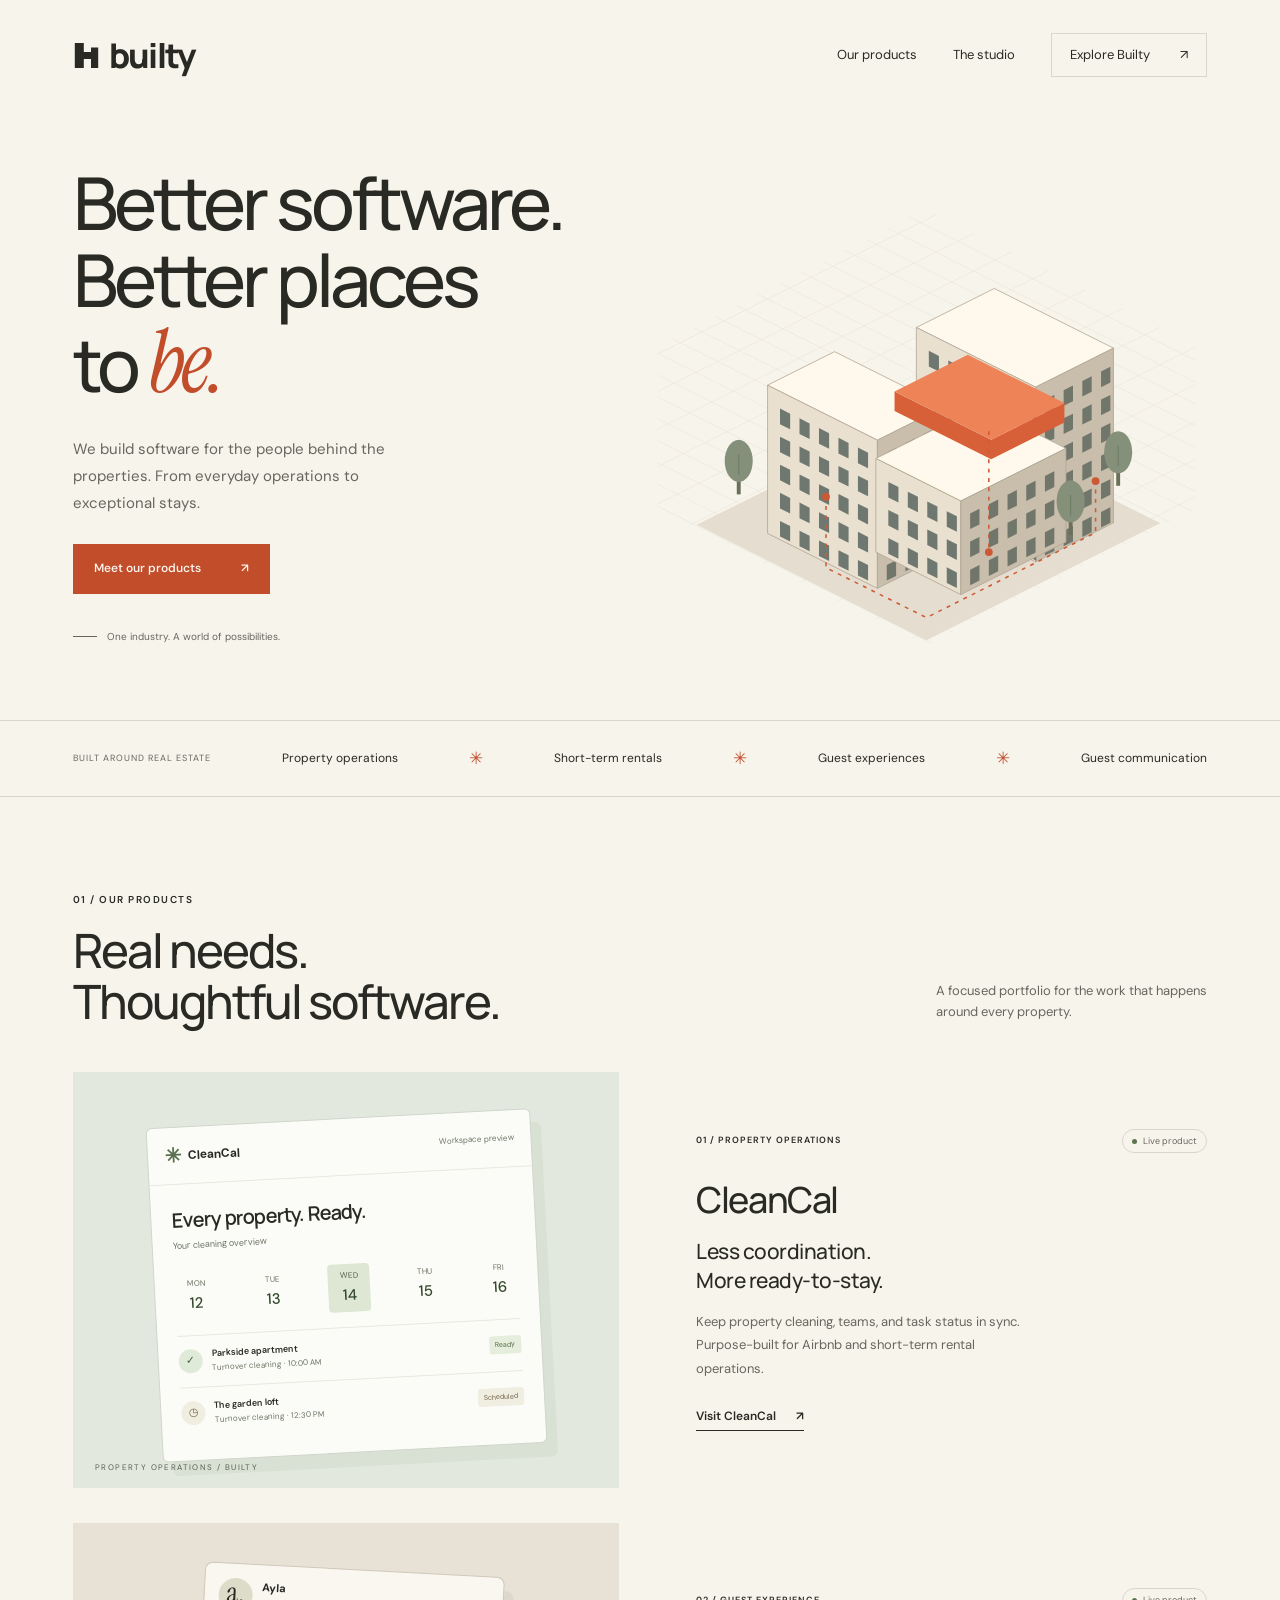
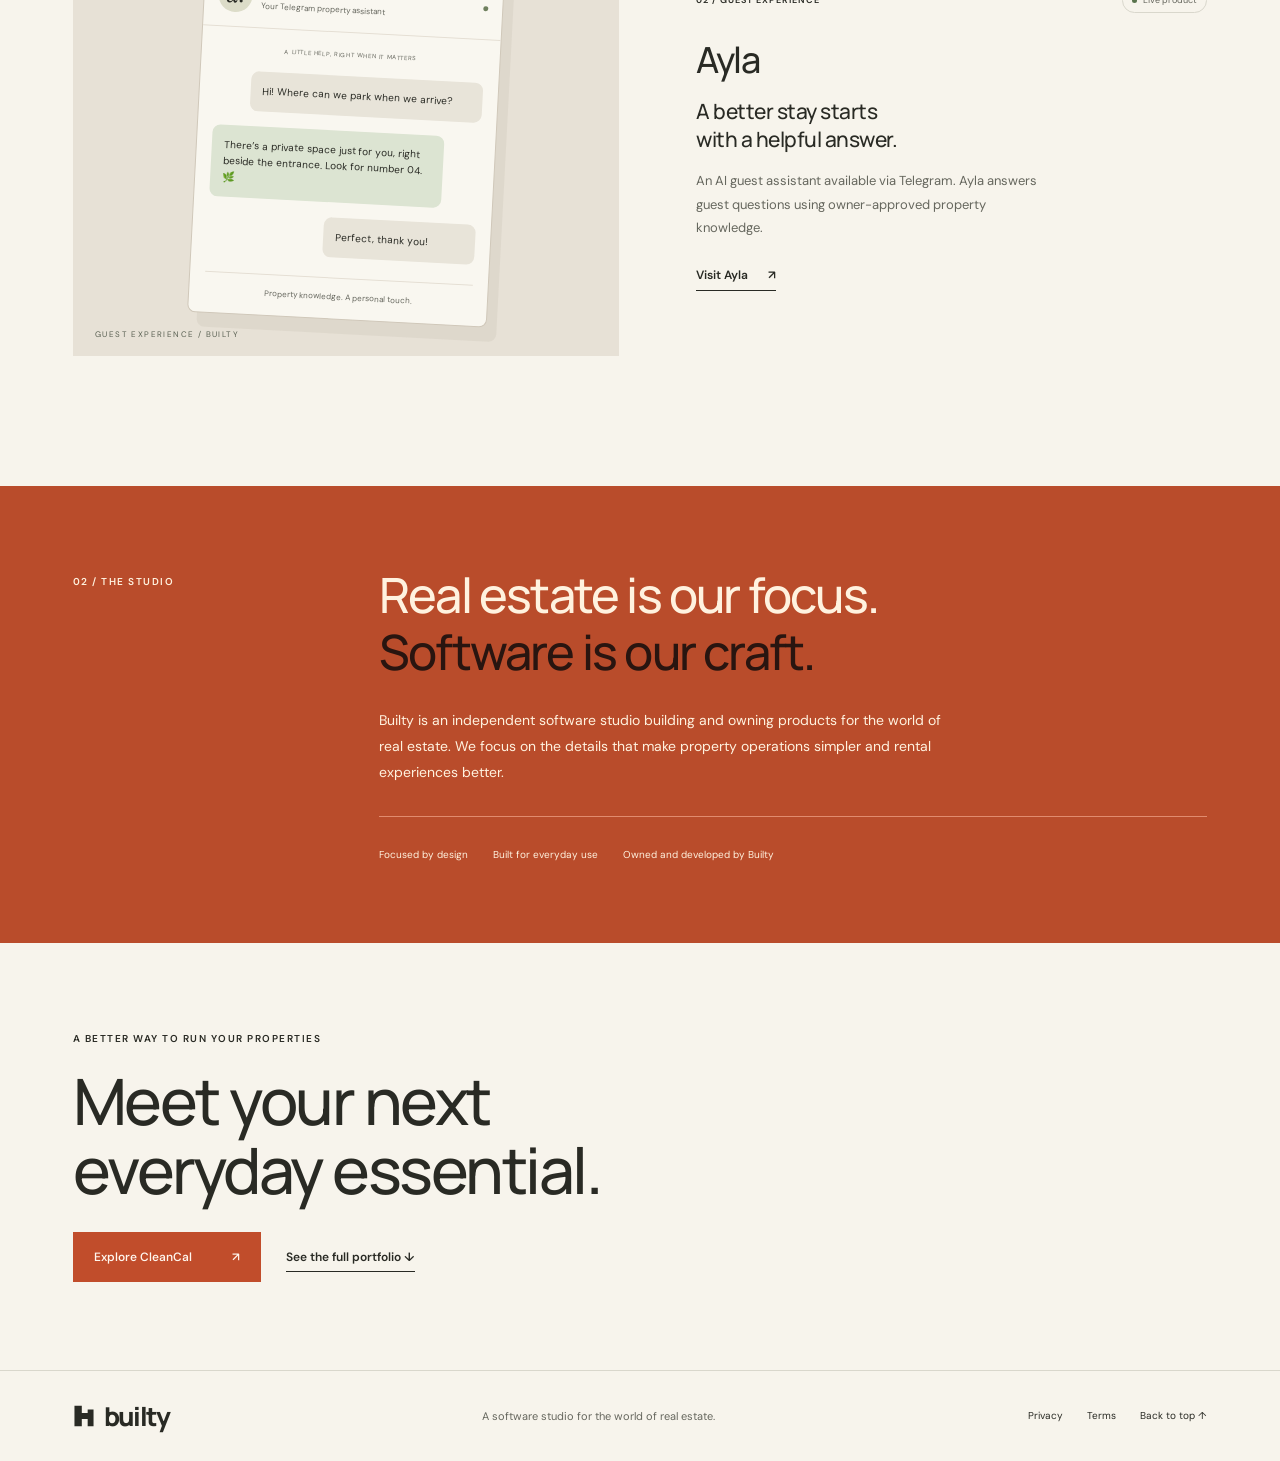
<file: index.html>
<!doctype html>
<html lang="en">
  <head>
    <meta charset="utf-8" />
    <meta name="viewport" content="width=device-width, initial-scale=1" />
    <title>Builty — Software for real estate</title>
    <meta
      name="description"
      content="Builty is a software studio focused on real estate. Explore products for property cleaning and AI guest assistance on Telegram."
    />
    <meta name="theme-color" content="#f7f4ec" />
    <meta name="robots" content="index, follow" />
    <meta property="og:type" content="website" />
    <meta property="og:title" content="Builty — Software for real estate" />
    <meta
      property="og:description"
      content="Thoughtful software for the people behind every property."
    />
    <meta property="og:image" content="assets/builty-real-estate.png" />
    <meta property="og:image:width" content="1200" />
    <meta property="og:image:height" content="630" />
    <meta
      property="og:image:alt"
      content="Builty: a software studio focused on real estate, with an architectural illustration of connected properties."
    />
    <link rel="icon" href="assets/favicon.svg" type="image/svg+xml" />
    <link rel="preconnect" href="https://fonts.googleapis.com" />
    <link rel="preconnect" href="https://fonts.gstatic.com" crossorigin />
    <link
      href="https://fonts.googleapis.com/css2?family=DM+Sans:wght@400;450;500;550;600;650;700&family=Manrope:wght@400;500;600;650;700;750;800&family=Instrument+Serif:ital@0;1&display=swap"
      rel="stylesheet"
    />
    <link rel="stylesheet" href="landing.css" />
    <script type="application/ld+json">
      {
        "@context": "https://schema.org",
        "@type": "Organization",
        "name": "Builty",
        "description": "A software studio focused on real estate, property operations, and rental experiences.",
        "brand": [
          {
            "@type": "Brand",
            "name": "CleanCal",
            "url": "https://cleancal.org/"
          },
          {
            "@type": "Brand",
            "name": "Ayla",
            "url": "https://aylamanager.com/"
          }
        ]
      }
    </script>
  </head>
  <body id="top">
    <a class="skip-link" href="#main">Skip to content</a>
    <header class="header wrap">
      <a class="wordmark" href="#top" aria-label="Builty home"
        ><svg viewBox="0 0 30 32" aria-hidden="true">
          <path
            d="M2 2h10v10h8V7h8v23H2Zm10 18v10h8V20Z"
            fill="currentColor"
          /></svg
        >builty</a
      >
      <nav aria-label="Main navigation">
        <a href="#projects">Our products</a><a href="#studio">The studio</a
        ><a class="nav-cta" href="#explore"
          >Explore Builty <span aria-hidden="true">↗</span></a
        >
      </nav>
    </header>
    <main id="main">
      <section class="hero-one wrap">
        <div class="hero-text">
          <!--<p class="eyebrow">
            <span class="tiny-dot"></span> SOFTWARE STUDIO / REAL ESTATE
          </p>-->
          <h1>Better software.<br />Better places<br />to <em>be.</em></h1>
          <p class="lede">
            We build software for the people behind the properties. From
            everyday operations to exceptional stays.
          </p>
          <a class="button solid" href="#projects"
            >Meet our products <span aria-hidden="true">↗</span></a
          >
          <div class="hero-caption">
            <span class="mini-line"></span> One industry. A world of
            possibilities.
          </div>
        </div>
        <figure class="architecture">
          <img
            src="assets/architecture.svg"
            alt="Isometric neighborhood of connected buildings, illustrating software supporting real estate"
            width="720"
            height="650"
          />
        </figure>
      </section>
      <div class="industry-strip">
        <div class="wrap">
          <span>BUILT AROUND REAL ESTATE</span><span>Property operations</span
          ><i>✳</i><span>Short-term rentals</span><i>✳</i
          ><span>Guest experiences</span><i>✳</i
          ><span>Guest communication</span>
        </div>
      </div>
      <section class="projects-one wrap section" id="projects">
        <div class="section-heading">
          <div>
            <p class="eyebrow">01 / OUR PRODUCTS</p>
            <h2>Real needs.<br />Thoughtful software.</h2>
          </div>
          <p>
            A focused portfolio for the work that happens<br
              class="desktop-break"
            />
            around every property.
          </p>
        </div>
        <article class="feature-project" id="cleancal">
          <div class="project-visual clean-visual">
            <div
              class="app-demo"
              aria-label="Illustrative CleanCal cleaning schedule"
            >
              <div class="demo-head">
                <strong><span class="app-symbol">✳</span> CleanCal</strong
                ><span>Workspace preview</span>
              </div>
              <div class="demo-body">
                <div class="demo-title">
                  Every property. Ready.<span>Your cleaning overview</span>
                </div>
                <div class="schedule-days">
                  <span>MON <b>12</b></span
                  ><span>TUE <b>13</b></span
                  ><span class="selected-day">WED <b>14</b></span
                  ><span>THU <b>15</b></span
                  ><span>FRI <b>16</b></span>
                </div>
                <div class="task">
                  <span class="task-check">✓</span>
                  <div>
                    <strong>Parkside apartment</strong
                    ><small>Turnover cleaning · 10:00 AM</small>
                  </div>
                  <span class="task-status">Ready</span>
                </div>
                <div class="task">
                  <span class="task-check pending">◷</span>
                  <div>
                    <strong>The garden loft</strong
                    ><small>Turnover cleaning · 12:30 PM</small>
                  </div>
                  <span class="task-status pending">Scheduled</span>
                </div>
              </div>
            </div>
            <span class="visual-caption">PROPERTY OPERATIONS / BUILTY</span>
          </div>
          <div class="project-copy">
            <div class="project-top">
              <span class="eyebrow">01 / Property operations</span
              ><span class="status live">Live product</span>
            </div>
            <h3>CleanCal</h3>
            <h4>Less coordination.<br />More ready-to-stay.</h4>
            <p>
              Keep property cleaning, teams, and task status in sync.
              Purpose-built for Airbnb and short-term rental operations.
            </p>
            <a
              class="text-link"
              href="https://cleancal.org/"
              target="_blank"
              rel="noopener noreferrer"
              >Visit CleanCal <span aria-hidden="true">↗</span></a
            >
          </div>
        </article>
        <article class="feature-project" id="ayla">
          <div class="project-visual ayla-visual">
            <div
              class="chat-demo"
              aria-label="Illustrative Ayla guest conversation on Telegram"
            >
              <div class="chat-head">
                <span class="ayla-symbol">a.</span>
                <div>
                  <strong>Ayla</strong
                  ><small>Your Telegram property assistant</small>
                </div>
                <span class="tiny-dot"></span>
              </div>
              <span class="chat-date"
                >A LITTLE HELP, RIGHT WHEN IT MATTERS</span
              >
              <div class="bubble guest">
                Hi! Where can we park when we arrive?
              </div>
              <div class="bubble assistant">
                There’s a private space just for you, right beside the entrance.
                Look for number 04. 🌿
              </div>
              <div class="bubble guest short">Perfect, thank you!</div>
              <div class="chat-bottom">
                Property knowledge. A personal touch.
              </div>
            </div>
            <span class="visual-caption">GUEST EXPERIENCE / BUILTY</span>
          </div>
          <div class="project-copy">
            <div class="project-top">
              <span class="eyebrow">02 / Guest experience</span
              ><span class="status live">Live product</span>
            </div>
            <h3>Ayla</h3>
            <h4>A better stay starts<br />with a helpful answer.</h4>
            <p>
              An AI guest assistant available via Telegram. Ayla answers guest
              questions using owner-approved property knowledge.
            </p>
            <a
              class="text-link"
              href="https://aylamanager.com/"
              target="_blank"
              rel="noopener noreferrer"
              >Visit Ayla <span aria-hidden="true">↗</span></a
            >
          </div>
        </article>
      </section>
      <section class="studio-one" id="studio">
        <div class="wrap studio-layout">
          <p class="eyebrow">02 / THE STUDIO</p>
          <div>
            <h2>
              Real estate is our focus.<br /><span>Software is our craft.</span>
            </h2>
            <p>
              Builty is an independent software studio building and owning
              products for the world of real estate. We focus on the details
              that make property operations simpler and rental experiences
              better.
            </p>
            <div class="studio-values">
              <span>Focused by design</span><span>Built for everyday use</span
              ><span>Owned and developed by Builty</span>
            </div>
          </div>
        </div>
      </section>
      <section class="closing wrap" id="explore">
        <p class="eyebrow">A BETTER WAY TO RUN YOUR PROPERTIES</p>
        <h2>Meet your next<br />everyday essential.</h2>
        <a
          class="button solid"
          href="https://cleancal.org/"
          target="_blank"
          rel="noopener noreferrer"
          >Explore CleanCal <span aria-hidden="true">↗</span></a
        ><a class="text-link" href="#projects">See the full portfolio ↓</a>
      </section>
    </main>
    <footer class="footer wrap">
      <a class="wordmark" href="#top" aria-label="Builty home"
        ><svg viewBox="0 0 30 32" aria-hidden="true">
          <path
            d="M2 2h10v10h8V7h8v23H2Zm10 18v10h8V20Z"
            fill="currentColor"
          /></svg
        >builty</a
      >
      <p>A software studio for the world of real estate.</p>
      <nav aria-label="Footer">
        <a href="privacy.html">Privacy</a><a href="terms.html">Terms</a
        ><a href="#top">Back to top ↑</a>
      </nav>
    </footer>
  </body>
</html>
</file>
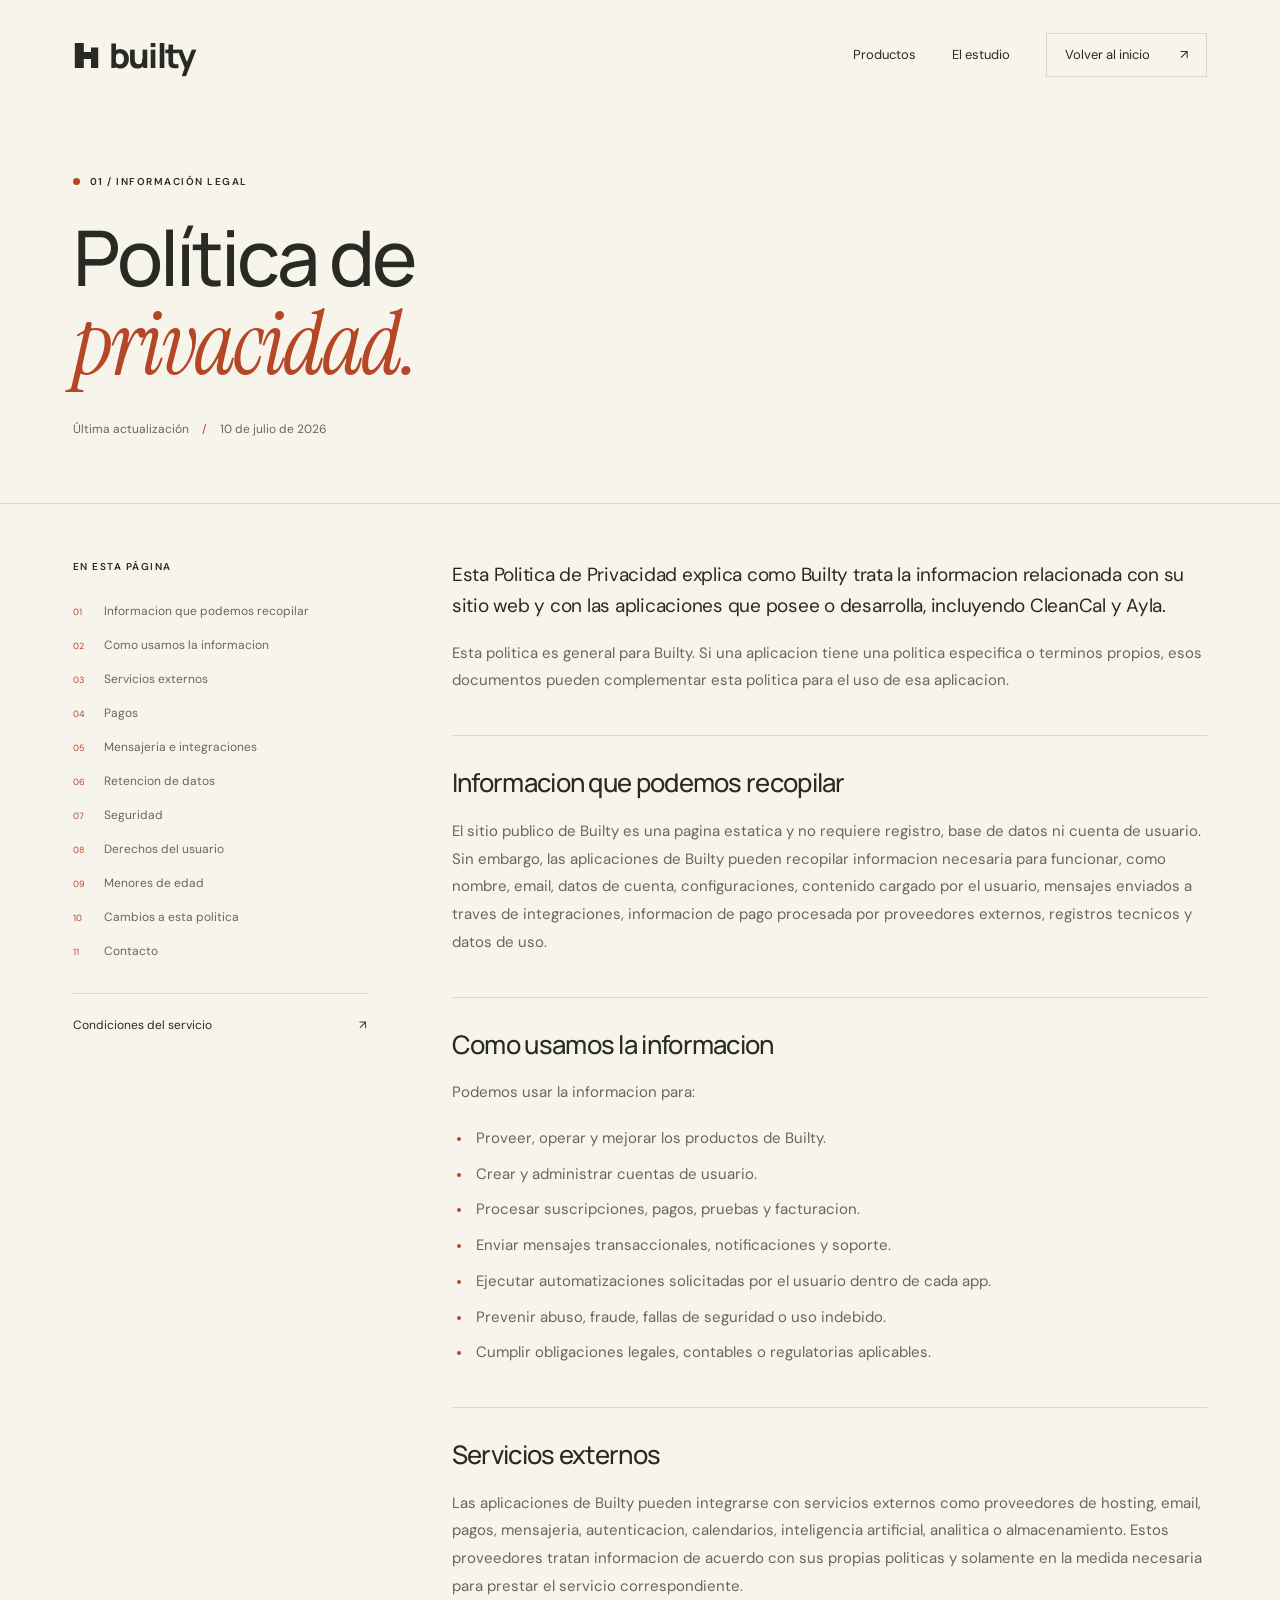
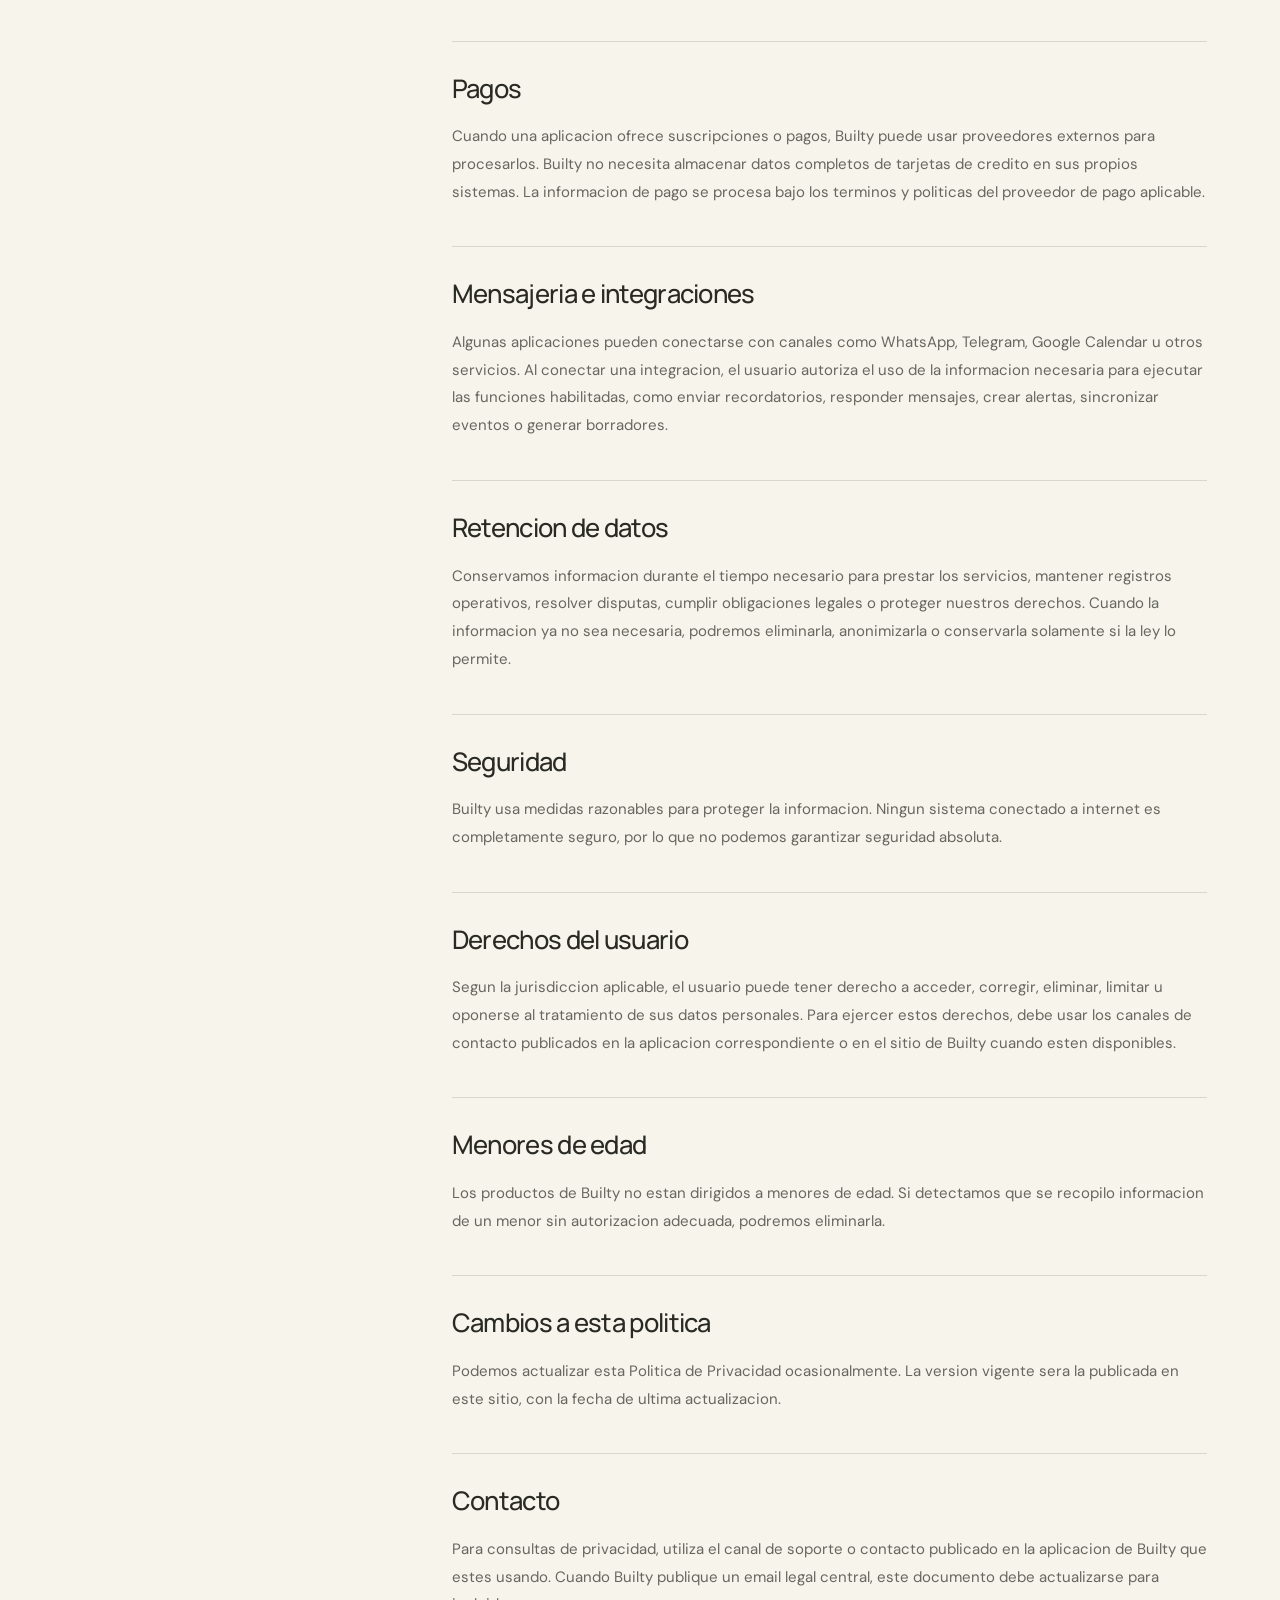
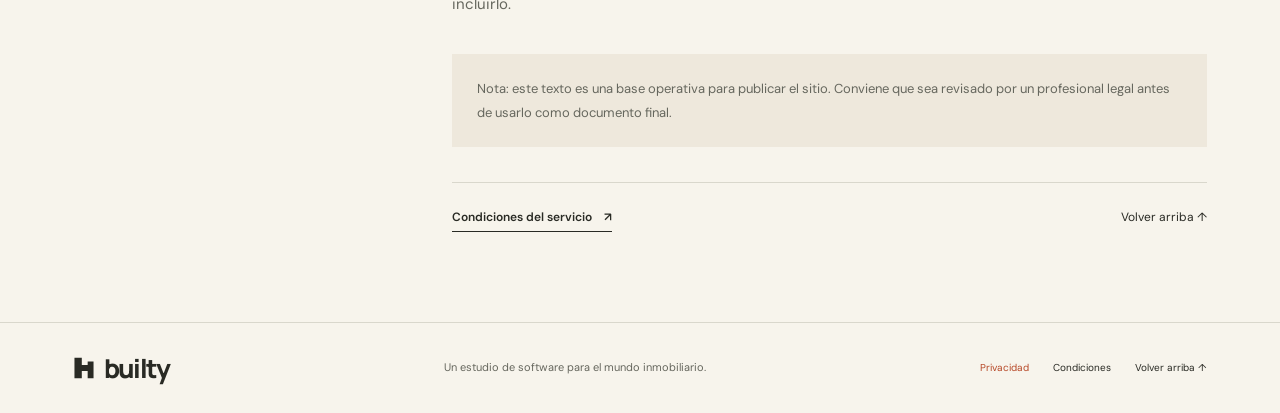
<file: privacy.html>
<!doctype html>
<html lang="es">
  <head>
    <meta charset="utf-8" />
    <meta name="viewport" content="width=device-width, initial-scale=1" />
    <title>Política de Privacidad | Builty</title>
    <meta
      name="description"
      content="Política de privacidad de Builty, propietario de CleanCal y Ayla."
    />
    <meta name="robots" content="index, follow" />
    <meta name="theme-color" content="#f7f4ec" />
    <link rel="icon" href="assets/favicon.svg" type="image/svg+xml" />
    <link rel="preconnect" href="https://fonts.googleapis.com" />
    <link rel="preconnect" href="https://fonts.gstatic.com" crossorigin />
    <link
      href="https://fonts.googleapis.com/css2?family=DM+Sans:wght@400;450;500;550;600;650;700&family=Manrope:wght@400;500;600;650;700;750;800&family=Instrument+Serif:ital@0;1&display=swap"
      rel="stylesheet"
    />
    <link rel="stylesheet" href="landing.css" />
    <link rel="stylesheet" href="legal.css" />
  </head>
  <body class="legal-page" id="top">
    <a class="skip-link" href="#documento">Saltar al contenido</a>
    <header class="header wrap">
      <a
        class="wordmark"
        href="index.html"
        aria-label="Volver al inicio de Builty"
        ><svg viewBox="0 0 30 32" aria-hidden="true">
          <path
            d="M2 2h10v10h8V7h8v23H2Zm10 18v10h8V20Z"
            fill="currentColor"
          /></svg
        >builty</a
      >
      <nav aria-label="Navegación principal">
        <a href="index.html#projects">Productos</a
        ><a href="index.html#studio">El estudio</a
        ><a class="nav-cta" href="index.html"
          >Volver al inicio <span aria-hidden="true">↗</span></a
        >
      </nav>
    </header>
    <main id="main">
      <div class="legal-hero wrap">
        <p class="eyebrow">
          <span class="tiny-dot" aria-hidden="true"></span> 01 / INFORMACIÓN
          LEGAL
        </p>
        <h1 id="legal-title">Política de<br /><em>privacidad.</em></h1>
        <p class="legal-updated">
          Última actualización <span aria-hidden="true">/</span>
          <time datetime="2026-07-10">10 de julio de 2026</time>
        </p>
      </div>
      <div class="legal-layout wrap">
        <aside class="legal-sidebar" aria-label="Navegación del documento">
          <nav aria-labelledby="index-title">
            <p class="eyebrow" id="index-title">EN ESTA PÁGINA</p>
            <ol class="legal-index">
              <li>
                <a href="#informacion-que-podemos-recopilar"
                  ><span aria-hidden="true">01</span>Informacion que podemos
                  recopilar</a
                >
              </li>
              <li>
                <a href="#como-usamos-la-informacion"
                  ><span aria-hidden="true">02</span>Como usamos la
                  informacion</a
                >
              </li>
              <li>
                <a href="#servicios-externos"
                  ><span aria-hidden="true">03</span>Servicios externos</a
                >
              </li>
              <li>
                <a href="#pagos"><span aria-hidden="true">04</span>Pagos</a>
              </li>
              <li>
                <a href="#mensajeria-e-integraciones"
                  ><span aria-hidden="true">05</span>Mensajeria e
                  integraciones</a
                >
              </li>
              <li>
                <a href="#retencion-de-datos"
                  ><span aria-hidden="true">06</span>Retencion de datos</a
                >
              </li>
              <li>
                <a href="#seguridad"
                  ><span aria-hidden="true">07</span>Seguridad</a
                >
              </li>
              <li>
                <a href="#derechos-del-usuario"
                  ><span aria-hidden="true">08</span>Derechos del usuario</a
                >
              </li>
              <li>
                <a href="#menores-de-edad"
                  ><span aria-hidden="true">09</span>Menores de edad</a
                >
              </li>
              <li>
                <a href="#cambios-a-esta-politica"
                  ><span aria-hidden="true">10</span>Cambios a esta politica</a
                >
              </li>
              <li>
                <a href="#contacto"
                  ><span aria-hidden="true">11</span>Contacto</a
                >
              </li>
            </ol>
          </nav>
          <a class="legal-related" href="terms.html"
            >Condiciones del servicio <span aria-hidden="true">↗</span></a
          >
        </aside>
        <details class="legal-mobile-index">
          <summary>En esta página <span aria-hidden="true">+</span></summary>
          <nav aria-label="Secciones del documento">
            <ol class="legal-index">
              <li>
                <a href="#informacion-que-podemos-recopilar"
                  ><span aria-hidden="true">01</span>Informacion que podemos
                  recopilar</a
                >
              </li>
              <li>
                <a href="#como-usamos-la-informacion"
                  ><span aria-hidden="true">02</span>Como usamos la
                  informacion</a
                >
              </li>
              <li>
                <a href="#servicios-externos"
                  ><span aria-hidden="true">03</span>Servicios externos</a
                >
              </li>
              <li>
                <a href="#pagos"><span aria-hidden="true">04</span>Pagos</a>
              </li>
              <li>
                <a href="#mensajeria-e-integraciones"
                  ><span aria-hidden="true">05</span>Mensajeria e
                  integraciones</a
                >
              </li>
              <li>
                <a href="#retencion-de-datos"
                  ><span aria-hidden="true">06</span>Retencion de datos</a
                >
              </li>
              <li>
                <a href="#seguridad"
                  ><span aria-hidden="true">07</span>Seguridad</a
                >
              </li>
              <li>
                <a href="#derechos-del-usuario"
                  ><span aria-hidden="true">08</span>Derechos del usuario</a
                >
              </li>
              <li>
                <a href="#menores-de-edad"
                  ><span aria-hidden="true">09</span>Menores de edad</a
                >
              </li>
              <li>
                <a href="#cambios-a-esta-politica"
                  ><span aria-hidden="true">10</span>Cambios a esta politica</a
                >
              </li>
              <li>
                <a href="#contacto"
                  ><span aria-hidden="true">11</span>Contacto</a
                >
              </li>
            </ol>
          </nav>
        </details>
        <article
          class="legal-document"
          id="documento"
          aria-labelledby="legal-title"
          tabindex="-1"
        >
          <p>
            Esta Politica de Privacidad explica como Builty trata la informacion
            relacionada con su sitio web y con las aplicaciones que posee o
            desarrolla, incluyendo CleanCal y Ayla.
          </p>

          <p>
            Esta politica es general para Builty. Si una aplicacion tiene una
            politica especifica o terminos propios, esos documentos pueden
            complementar esta politica para el uso de esa aplicacion.
          </p>

          <h2 id="informacion-que-podemos-recopilar">
            Informacion que podemos recopilar
          </h2>
          <p>
            El sitio publico de Builty es una pagina estatica y no requiere
            registro, base de datos ni cuenta de usuario. Sin embargo, las
            aplicaciones de Builty pueden recopilar informacion necesaria para
            funcionar, como nombre, email, datos de cuenta, configuraciones,
            contenido cargado por el usuario, mensajes enviados a traves de
            integraciones, informacion de pago procesada por proveedores
            externos, registros tecnicos y datos de uso.
          </p>

          <h2 id="como-usamos-la-informacion">Como usamos la informacion</h2>
          <p>Podemos usar la informacion para:</p>
          <ul>
            <li>Proveer, operar y mejorar los productos de Builty.</li>
            <li>Crear y administrar cuentas de usuario.</li>
            <li>Procesar suscripciones, pagos, pruebas y facturacion.</li>
            <li>Enviar mensajes transaccionales, notificaciones y soporte.</li>
            <li>
              Ejecutar automatizaciones solicitadas por el usuario dentro de
              cada app.
            </li>
            <li>Prevenir abuso, fraude, fallas de seguridad o uso indebido.</li>
            <li>
              Cumplir obligaciones legales, contables o regulatorias aplicables.
            </li>
          </ul>

          <h2 id="servicios-externos">Servicios externos</h2>
          <p>
            Las aplicaciones de Builty pueden integrarse con servicios externos
            como proveedores de hosting, email, pagos, mensajeria,
            autenticacion, calendarios, inteligencia artificial, analitica o
            almacenamiento. Estos proveedores tratan informacion de acuerdo con
            sus propias politicas y solamente en la medida necesaria para
            prestar el servicio correspondiente.
          </p>

          <h2 id="pagos">Pagos</h2>
          <p>
            Cuando una aplicacion ofrece suscripciones o pagos, Builty puede
            usar proveedores externos para procesarlos. Builty no necesita
            almacenar datos completos de tarjetas de credito en sus propios
            sistemas. La informacion de pago se procesa bajo los terminos y
            politicas del proveedor de pago aplicable.
          </p>

          <h2 id="mensajeria-e-integraciones">Mensajeria e integraciones</h2>
          <p>
            Algunas aplicaciones pueden conectarse con canales como WhatsApp,
            Telegram, Google Calendar u otros servicios. Al conectar una
            integracion, el usuario autoriza el uso de la informacion necesaria
            para ejecutar las funciones habilitadas, como enviar recordatorios,
            responder mensajes, crear alertas, sincronizar eventos o generar
            borradores.
          </p>

          <h2 id="retencion-de-datos">Retencion de datos</h2>
          <p>
            Conservamos informacion durante el tiempo necesario para prestar los
            servicios, mantener registros operativos, resolver disputas, cumplir
            obligaciones legales o proteger nuestros derechos. Cuando la
            informacion ya no sea necesaria, podremos eliminarla, anonimizarla o
            conservarla solamente si la ley lo permite.
          </p>

          <h2 id="seguridad">Seguridad</h2>
          <p>
            Builty usa medidas razonables para proteger la informacion. Ningun
            sistema conectado a internet es completamente seguro, por lo que no
            podemos garantizar seguridad absoluta.
          </p>

          <h2 id="derechos-del-usuario">Derechos del usuario</h2>
          <p>
            Segun la jurisdiccion aplicable, el usuario puede tener derecho a
            acceder, corregir, eliminar, limitar u oponerse al tratamiento de
            sus datos personales. Para ejercer estos derechos, debe usar los
            canales de contacto publicados en la aplicacion correspondiente o en
            el sitio de Builty cuando esten disponibles.
          </p>

          <h2 id="menores-de-edad">Menores de edad</h2>
          <p>
            Los productos de Builty no estan dirigidos a menores de edad. Si
            detectamos que se recopilo informacion de un menor sin autorizacion
            adecuada, podremos eliminarla.
          </p>

          <h2 id="cambios-a-esta-politica">Cambios a esta politica</h2>
          <p>
            Podemos actualizar esta Politica de Privacidad ocasionalmente. La
            version vigente sera la publicada en este sitio, con la fecha de
            ultima actualizacion.
          </p>

          <h2 id="contacto">Contacto</h2>
          <p>
            Para consultas de privacidad, utiliza el canal de soporte o contacto
            publicado en la aplicacion de Builty que estes usando. Cuando Builty
            publique un email legal central, este documento debe actualizarse
            para incluirlo.
          </p>

          <p class="legal-note">
            Nota: este texto es una base operativa para publicar el sitio.
            Conviene que sea revisado por un profesional legal antes de usarlo
            como documento final.
          </p>

          <div class="legal-document-end">
            <a class="text-link" href="terms.html"
              >Condiciones del servicio <span aria-hidden="true">↗</span></a
            ><a href="#top">Volver arriba <span aria-hidden="true">↑</span></a>
          </div>
        </article>
      </div>
    </main>
    <footer class="footer wrap">
      <a
        class="wordmark"
        href="index.html"
        aria-label="Volver al inicio de Builty"
        ><svg viewBox="0 0 30 32" aria-hidden="true">
          <path
            d="M2 2h10v10h8V7h8v23H2Zm10 18v10h8V20Z"
            fill="currentColor"
          /></svg
        >builty</a
      >
      <p>Un estudio de software para el mundo inmobiliario.</p>
      <nav aria-label="Navegación del pie de página">
        <a href="privacy.html" aria-current="page">Privacidad</a
        ><a href="terms.html">Condiciones</a><a href="#top">Volver arriba ↑</a>
      </nav>
    </footer>
  </body>
</html>
</file>
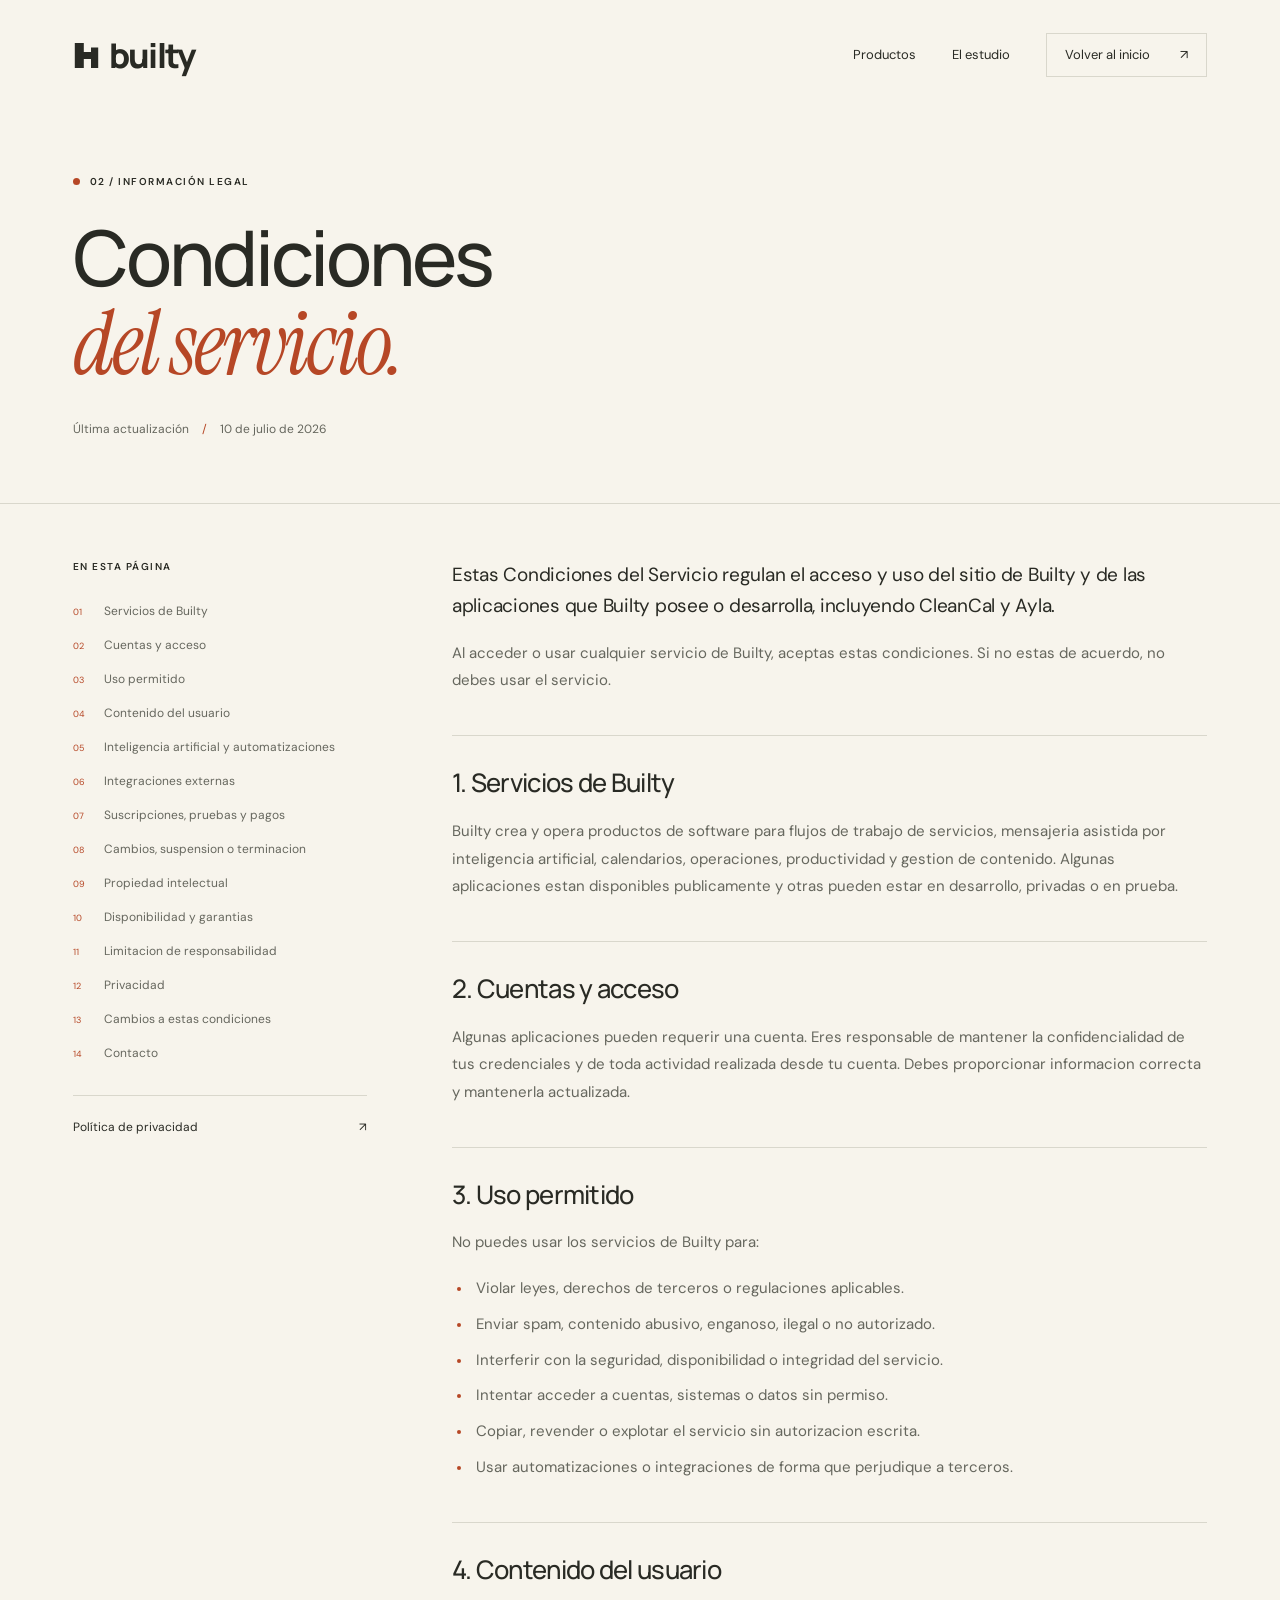
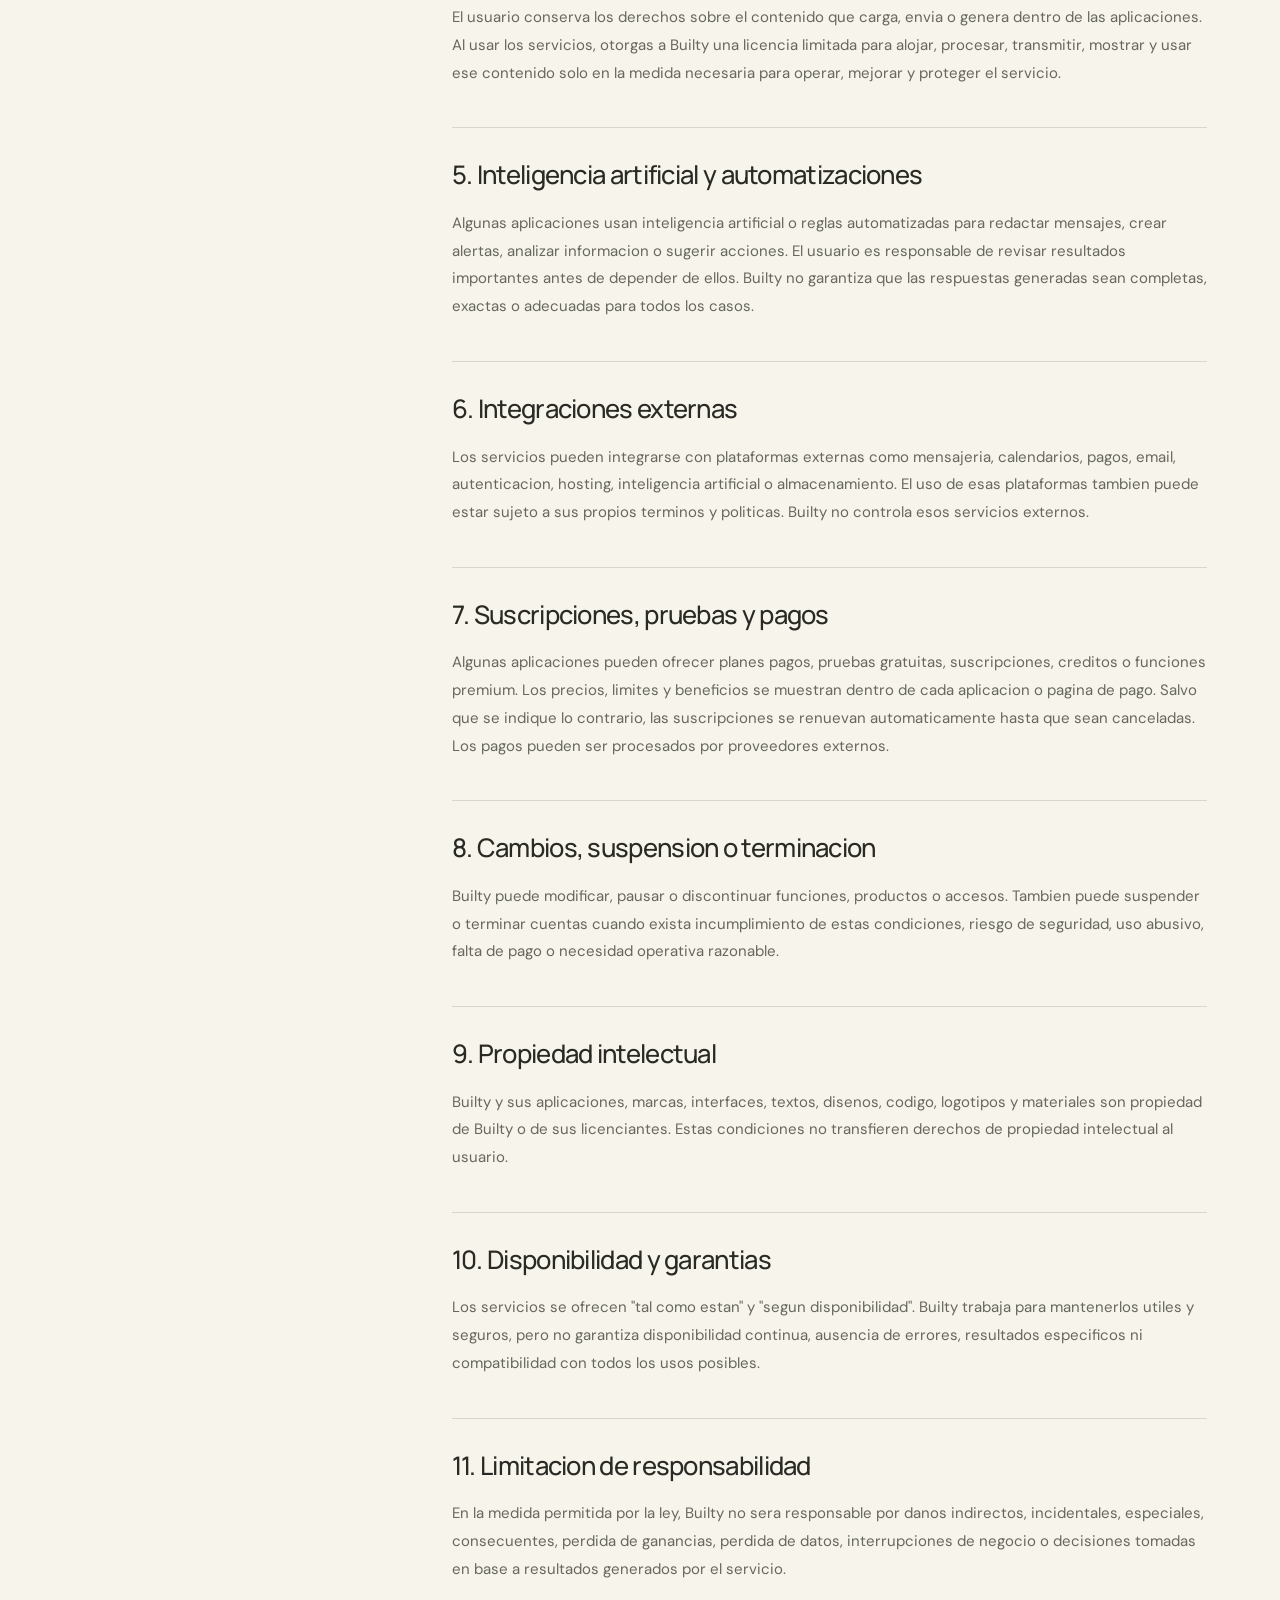
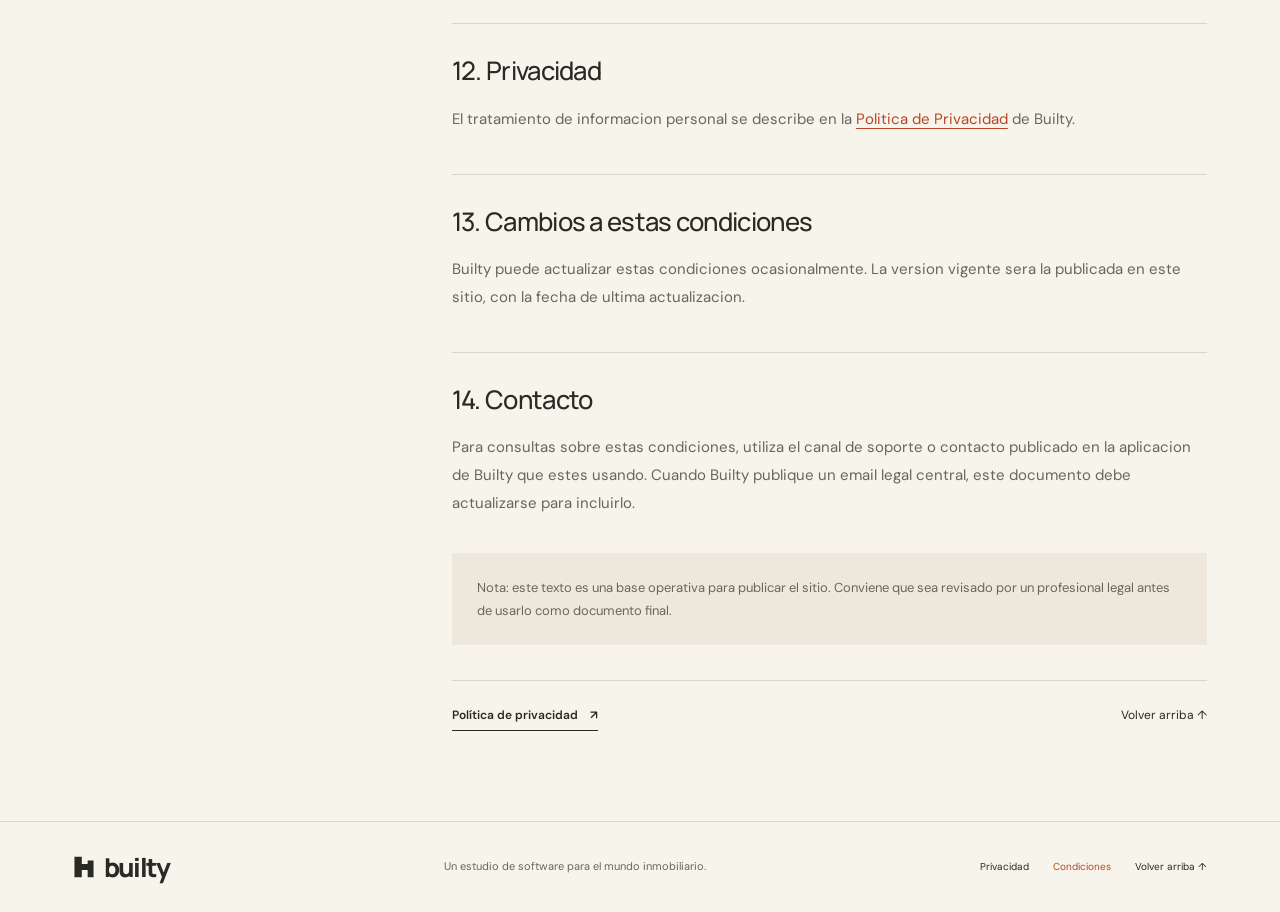
<file: terms.html>
<!doctype html>
<html lang="es">
  <head>
    <meta charset="utf-8" />
    <meta name="viewport" content="width=device-width, initial-scale=1" />
    <title>Condiciones del Servicio | Builty</title>
    <meta
      name="description"
      content="Condiciones del servicio de Builty y de sus aplicaciones CleanCal y Ayla."
    />
    <meta name="robots" content="index, follow" />
    <meta name="theme-color" content="#f7f4ec" />
    <link rel="icon" href="assets/favicon.svg" type="image/svg+xml" />
    <link rel="preconnect" href="https://fonts.googleapis.com" />
    <link rel="preconnect" href="https://fonts.gstatic.com" crossorigin />
    <link
      href="https://fonts.googleapis.com/css2?family=DM+Sans:wght@400;450;500;550;600;650;700&family=Manrope:wght@400;500;600;650;700;750;800&family=Instrument+Serif:ital@0;1&display=swap"
      rel="stylesheet"
    />
    <link rel="stylesheet" href="landing.css" />
    <link rel="stylesheet" href="legal.css" />
  </head>
  <body class="legal-page" id="top">
    <a class="skip-link" href="#documento">Saltar al contenido</a>
    <header class="header wrap">
      <a
        class="wordmark"
        href="index.html"
        aria-label="Volver al inicio de Builty"
        ><svg viewBox="0 0 30 32" aria-hidden="true">
          <path
            d="M2 2h10v10h8V7h8v23H2Zm10 18v10h8V20Z"
            fill="currentColor"
          /></svg
        >builty</a
      >
      <nav aria-label="Navegación principal">
        <a href="index.html#projects">Productos</a
        ><a href="index.html#studio">El estudio</a
        ><a class="nav-cta" href="index.html"
          >Volver al inicio <span aria-hidden="true">↗</span></a
        >
      </nav>
    </header>
    <main id="main">
      <div class="legal-hero wrap">
        <p class="eyebrow">
          <span class="tiny-dot" aria-hidden="true"></span> 02 / INFORMACIÓN
          LEGAL
        </p>
        <h1 id="legal-title">Condiciones<br /><em>del servicio.</em></h1>
        <p class="legal-updated">
          Última actualización <span aria-hidden="true">/</span>
          <time datetime="2026-07-10">10 de julio de 2026</time>
        </p>
      </div>
      <div class="legal-layout wrap">
        <aside class="legal-sidebar" aria-label="Navegación del documento">
          <nav aria-labelledby="index-title">
            <p class="eyebrow" id="index-title">EN ESTA PÁGINA</p>
            <ol class="legal-index">
              <li>
                <a href="#servicios-de-builty"
                  ><span aria-hidden="true">01</span>Servicios de Builty</a
                >
              </li>
              <li>
                <a href="#cuentas-y-acceso"
                  ><span aria-hidden="true">02</span>Cuentas y acceso</a
                >
              </li>
              <li>
                <a href="#uso-permitido"
                  ><span aria-hidden="true">03</span>Uso permitido</a
                >
              </li>
              <li>
                <a href="#contenido-del-usuario"
                  ><span aria-hidden="true">04</span>Contenido del usuario</a
                >
              </li>
              <li>
                <a href="#inteligencia-artificial-y-automatizaciones"
                  ><span aria-hidden="true">05</span>Inteligencia artificial y
                  automatizaciones</a
                >
              </li>
              <li>
                <a href="#integraciones-externas"
                  ><span aria-hidden="true">06</span>Integraciones externas</a
                >
              </li>
              <li>
                <a href="#suscripciones-pruebas-y-pagos"
                  ><span aria-hidden="true">07</span>Suscripciones, pruebas y
                  pagos</a
                >
              </li>
              <li>
                <a href="#cambios-suspension-o-terminacion"
                  ><span aria-hidden="true">08</span>Cambios, suspension o
                  terminacion</a
                >
              </li>
              <li>
                <a href="#propiedad-intelectual"
                  ><span aria-hidden="true">09</span>Propiedad intelectual</a
                >
              </li>
              <li>
                <a href="#disponibilidad-y-garantias"
                  ><span aria-hidden="true">10</span>Disponibilidad y
                  garantias</a
                >
              </li>
              <li>
                <a href="#limitacion-de-responsabilidad"
                  ><span aria-hidden="true">11</span>Limitacion de
                  responsabilidad</a
                >
              </li>
              <li>
                <a href="#privacidad"
                  ><span aria-hidden="true">12</span>Privacidad</a
                >
              </li>
              <li>
                <a href="#cambios-a-estas-condiciones"
                  ><span aria-hidden="true">13</span>Cambios a estas
                  condiciones</a
                >
              </li>
              <li>
                <a href="#contacto"
                  ><span aria-hidden="true">14</span>Contacto</a
                >
              </li>
            </ol>
          </nav>
          <a class="legal-related" href="privacy.html"
            >Política de privacidad <span aria-hidden="true">↗</span></a
          >
        </aside>
        <details class="legal-mobile-index">
          <summary>En esta página <span aria-hidden="true">+</span></summary>
          <nav aria-label="Secciones del documento">
            <ol class="legal-index">
              <li>
                <a href="#servicios-de-builty"
                  ><span aria-hidden="true">01</span>Servicios de Builty</a
                >
              </li>
              <li>
                <a href="#cuentas-y-acceso"
                  ><span aria-hidden="true">02</span>Cuentas y acceso</a
                >
              </li>
              <li>
                <a href="#uso-permitido"
                  ><span aria-hidden="true">03</span>Uso permitido</a
                >
              </li>
              <li>
                <a href="#contenido-del-usuario"
                  ><span aria-hidden="true">04</span>Contenido del usuario</a
                >
              </li>
              <li>
                <a href="#inteligencia-artificial-y-automatizaciones"
                  ><span aria-hidden="true">05</span>Inteligencia artificial y
                  automatizaciones</a
                >
              </li>
              <li>
                <a href="#integraciones-externas"
                  ><span aria-hidden="true">06</span>Integraciones externas</a
                >
              </li>
              <li>
                <a href="#suscripciones-pruebas-y-pagos"
                  ><span aria-hidden="true">07</span>Suscripciones, pruebas y
                  pagos</a
                >
              </li>
              <li>
                <a href="#cambios-suspension-o-terminacion"
                  ><span aria-hidden="true">08</span>Cambios, suspension o
                  terminacion</a
                >
              </li>
              <li>
                <a href="#propiedad-intelectual"
                  ><span aria-hidden="true">09</span>Propiedad intelectual</a
                >
              </li>
              <li>
                <a href="#disponibilidad-y-garantias"
                  ><span aria-hidden="true">10</span>Disponibilidad y
                  garantias</a
                >
              </li>
              <li>
                <a href="#limitacion-de-responsabilidad"
                  ><span aria-hidden="true">11</span>Limitacion de
                  responsabilidad</a
                >
              </li>
              <li>
                <a href="#privacidad"
                  ><span aria-hidden="true">12</span>Privacidad</a
                >
              </li>
              <li>
                <a href="#cambios-a-estas-condiciones"
                  ><span aria-hidden="true">13</span>Cambios a estas
                  condiciones</a
                >
              </li>
              <li>
                <a href="#contacto"
                  ><span aria-hidden="true">14</span>Contacto</a
                >
              </li>
            </ol>
          </nav>
        </details>
        <article
          class="legal-document"
          id="documento"
          aria-labelledby="legal-title"
          tabindex="-1"
        >
          <p>
            Estas Condiciones del Servicio regulan el acceso y uso del sitio de
            Builty y de las aplicaciones que Builty posee o desarrolla,
            incluyendo CleanCal y Ayla.
          </p>

          <p>
            Al acceder o usar cualquier servicio de Builty, aceptas estas
            condiciones. Si no estas de acuerdo, no debes usar el servicio.
          </p>

          <h2 id="servicios-de-builty">1. Servicios de Builty</h2>
          <p>
            Builty crea y opera productos de software para flujos de trabajo de
            servicios, mensajeria asistida por inteligencia artificial,
            calendarios, operaciones, productividad y gestion de contenido.
            Algunas aplicaciones estan disponibles publicamente y otras pueden
            estar en desarrollo, privadas o en prueba.
          </p>

          <h2 id="cuentas-y-acceso">2. Cuentas y acceso</h2>
          <p>
            Algunas aplicaciones pueden requerir una cuenta. Eres responsable de
            mantener la confidencialidad de tus credenciales y de toda actividad
            realizada desde tu cuenta. Debes proporcionar informacion correcta y
            mantenerla actualizada.
          </p>

          <h2 id="uso-permitido">3. Uso permitido</h2>
          <p>No puedes usar los servicios de Builty para:</p>
          <ul>
            <li>
              Violar leyes, derechos de terceros o regulaciones aplicables.
            </li>
            <li>
              Enviar spam, contenido abusivo, enganoso, ilegal o no autorizado.
            </li>
            <li>
              Interferir con la seguridad, disponibilidad o integridad del
              servicio.
            </li>
            <li>Intentar acceder a cuentas, sistemas o datos sin permiso.</li>
            <li>
              Copiar, revender o explotar el servicio sin autorizacion escrita.
            </li>
            <li>
              Usar automatizaciones o integraciones de forma que perjudique a
              terceros.
            </li>
          </ul>

          <h2 id="contenido-del-usuario">4. Contenido del usuario</h2>
          <p>
            El usuario conserva los derechos sobre el contenido que carga, envia
            o genera dentro de las aplicaciones. Al usar los servicios, otorgas
            a Builty una licencia limitada para alojar, procesar, transmitir,
            mostrar y usar ese contenido solo en la medida necesaria para
            operar, mejorar y proteger el servicio.
          </p>

          <h2 id="inteligencia-artificial-y-automatizaciones">
            5. Inteligencia artificial y automatizaciones
          </h2>
          <p>
            Algunas aplicaciones usan inteligencia artificial o reglas
            automatizadas para redactar mensajes, crear alertas, analizar
            informacion o sugerir acciones. El usuario es responsable de revisar
            resultados importantes antes de depender de ellos. Builty no
            garantiza que las respuestas generadas sean completas, exactas o
            adecuadas para todos los casos.
          </p>

          <h2 id="integraciones-externas">6. Integraciones externas</h2>
          <p>
            Los servicios pueden integrarse con plataformas externas como
            mensajeria, calendarios, pagos, email, autenticacion, hosting,
            inteligencia artificial o almacenamiento. El uso de esas plataformas
            tambien puede estar sujeto a sus propios terminos y politicas.
            Builty no controla esos servicios externos.
          </p>

          <h2 id="suscripciones-pruebas-y-pagos">
            7. Suscripciones, pruebas y pagos
          </h2>
          <p>
            Algunas aplicaciones pueden ofrecer planes pagos, pruebas gratuitas,
            suscripciones, creditos o funciones premium. Los precios, limites y
            beneficios se muestran dentro de cada aplicacion o pagina de pago.
            Salvo que se indique lo contrario, las suscripciones se renuevan
            automaticamente hasta que sean canceladas. Los pagos pueden ser
            procesados por proveedores externos.
          </p>

          <h2 id="cambios-suspension-o-terminacion">
            8. Cambios, suspension o terminacion
          </h2>
          <p>
            Builty puede modificar, pausar o discontinuar funciones, productos o
            accesos. Tambien puede suspender o terminar cuentas cuando exista
            incumplimiento de estas condiciones, riesgo de seguridad, uso
            abusivo, falta de pago o necesidad operativa razonable.
          </p>

          <h2 id="propiedad-intelectual">9. Propiedad intelectual</h2>
          <p>
            Builty y sus aplicaciones, marcas, interfaces, textos, disenos,
            codigo, logotipos y materiales son propiedad de Builty o de sus
            licenciantes. Estas condiciones no transfieren derechos de propiedad
            intelectual al usuario.
          </p>

          <h2 id="disponibilidad-y-garantias">
            10. Disponibilidad y garantias
          </h2>
          <p>
            Los servicios se ofrecen "tal como estan" y "segun disponibilidad".
            Builty trabaja para mantenerlos utiles y seguros, pero no garantiza
            disponibilidad continua, ausencia de errores, resultados especificos
            ni compatibilidad con todos los usos posibles.
          </p>

          <h2 id="limitacion-de-responsabilidad">
            11. Limitacion de responsabilidad
          </h2>
          <p>
            En la medida permitida por la ley, Builty no sera responsable por
            danos indirectos, incidentales, especiales, consecuentes, perdida de
            ganancias, perdida de datos, interrupciones de negocio o decisiones
            tomadas en base a resultados generados por el servicio.
          </p>

          <h2 id="privacidad">12. Privacidad</h2>
          <p>
            El tratamiento de informacion personal se describe en la
            <a href="privacy.html">Politica de Privacidad</a> de Builty.
          </p>

          <h2 id="cambios-a-estas-condiciones">
            13. Cambios a estas condiciones
          </h2>
          <p>
            Builty puede actualizar estas condiciones ocasionalmente. La version
            vigente sera la publicada en este sitio, con la fecha de ultima
            actualizacion.
          </p>

          <h2 id="contacto">14. Contacto</h2>
          <p>
            Para consultas sobre estas condiciones, utiliza el canal de soporte
            o contacto publicado en la aplicacion de Builty que estes usando.
            Cuando Builty publique un email legal central, este documento debe
            actualizarse para incluirlo.
          </p>

          <p class="legal-note">
            Nota: este texto es una base operativa para publicar el sitio.
            Conviene que sea revisado por un profesional legal antes de usarlo
            como documento final.
          </p>

          <div class="legal-document-end">
            <a class="text-link" href="privacy.html"
              >Política de privacidad <span aria-hidden="true">↗</span></a
            ><a href="#top">Volver arriba <span aria-hidden="true">↑</span></a>
          </div>
        </article>
      </div>
    </main>
    <footer class="footer wrap">
      <a
        class="wordmark"
        href="index.html"
        aria-label="Volver al inicio de Builty"
        ><svg viewBox="0 0 30 32" aria-hidden="true">
          <path
            d="M2 2h10v10h8V7h8v23H2Zm10 18v10h8V20Z"
            fill="currentColor"
          /></svg
        >builty</a
      >
      <p>Un estudio de software para el mundo inmobiliario.</p>
      <nav aria-label="Navegación del pie de página">
        <a href="privacy.html">Privacidad</a
        ><a href="terms.html" aria-current="page">Condiciones</a
        ><a href="#top">Volver arriba ↑</a>
      </nav>
    </footer>
  </body>
</html>
</file>
<file: landing.css>
:root {
  --paper: #f7f4ec;
  --ink: #292a24;
  --muted: #66675e;
  --line: #d9d7cc;
  --accent: #c14d2b;
  --font: "DM Sans", sans-serif;
  --display: "Manrope", sans-serif;
  --gutter: clamp(22px, 5.7vw, 96px);
}
* {
  box-sizing: border-box;
}
html {
  scroll-behavior: smooth;
  scroll-padding-top: 24px;
}
body {
  margin: 0;
  background: var(--paper);
  color: var(--ink);
  font-family: var(--font);
  font-size: 15px;
  line-height: 1.6;
}
a {
  color: inherit;
  text-decoration: none;
}
button,
a {
  -webkit-tap-highlight-color: transparent;
}
a:focus-visible {
  outline: 2px solid currentColor;
  outline-offset: 6px;
}
a:hover {
  color: var(--accent);
}
p,
h1,
h2,
h3,
h4,
figure {
  margin: 0;
}
h1,
h2,
h3,
h4 {
  font-family: var(--display);
  font-weight: 500;
  line-height: 1.08;
}
img,
svg {
  display: block;
  max-width: 100%;
}
::selection {
  background: #e6b7a2;
  color: #292a24;
}
.wrap {
  width: min(100%, 1600px);
  margin-inline: auto;
  padding-inline: var(--gutter);
}
.skip-link {
  position: fixed;
  top: -100px;
  left: 20px;
  z-index: 10;
  padding: 12px 20px;
  background: var(--ink);
  color: var(--paper);
}
.skip-link:focus {
  top: 12px;
}
.header {
  display: flex;
  align-items: center;
  justify-content: space-between;
  gap: 24px;
  height: 110px;
}
.wordmark {
  display: inline-flex;
  align-items: center;
  gap: 9px;
  font-family: var(--display);
  font-size: 34px;
  font-weight: 800;
  letter-spacing: -1.8px;
  line-height: 1;
}
.wordmark svg {
  width: 27px;
  height: 31px;
}
.header nav {
  display: flex;
  align-items: center;
  gap: 36px;
  font-size: 13px;
}
.nav-cta {
  border: 1px solid var(--line);
  padding: 11px 18px;
  display: flex;
  gap: 30px;
  align-items: center;
}
.eyebrow {
  font-size: 10px;
  font-weight: 600;
  letter-spacing: 1.5px;
  line-height: 1.5;
  text-transform: uppercase;
}
.tiny-dot {
  display: inline-block;
  width: 7px;
  height: 7px;
  background: var(--accent);
  border-radius: 50%;
  flex-shrink: 0;
}
.hero-one {
  display: grid;
  grid-template-columns: 1fr 1fr;
  align-items: center;
  padding-top: 44px;
  padding-bottom: 65px;
  gap: 12px;
}
.hero-text > .eyebrow {
  display: flex;
  align-items: center;
  gap: 10px;
  margin-bottom: 25px;
}
.hero-one h1 {
  font-size: clamp(48px, 5.7vw, 88px);
  letter-spacing: -4px;
  font-weight: 500;
  line-height: 1.06;
}
.hero-one h1 em {
  font-family: "Instrument Serif", serif;
  font-size: 1.18em;
  font-weight: 400;
  color: var(--accent);
}
.lede {
  max-width: 355px;
  font-size: 15px;
  line-height: 1.8;
  color: var(--muted);
  margin-top: 26px;
}
.button {
  display: inline-flex;
  gap: 40px;
  align-items: center;
  justify-content: space-between;
  min-height: 50px;
  padding: 14px 21px;
  font-size: 12px;
  font-weight: 550;
  transition:
    background 0.2s,
    transform 0.2s;
}
.button:hover {
  transform: translateY(-2px);
}
.button.solid {
  background: var(--accent);
  color: #fff6ee;
}
.button.solid:hover {
  background: #a94124;
}
.hero-one .button {
  margin-top: 27px;
}
.hero-caption {
  display: flex;
  align-items: center;
  gap: 10px;
  color: var(--muted);
  font-size: 10px;
  margin-top: 35px;
}
.mini-line {
  width: 24px;
  height: 1px;
  background: var(--muted);
}
.architecture {
  align-self: stretch;
  display: flex;
  flex-direction: column;
  justify-content: center;
  position: relative;
  margin-top: 12px;
}
.figure-top {
  display: flex;
  justify-content: space-between;
  font-size: 9px;
  letter-spacing: 1.3px;
  color: var(--muted);
  padding: 0 10px;
}
.architecture img {
  width: 100%;
  height: auto;
  margin: 0 0 -18px;
}
.architecture figcaption {
  display: flex;
  align-items: center;
  justify-content: center;
  gap: 9px;
  font-size: 10px;
  color: var(--muted);
}
.architecture figcaption .tiny-dot {
  width: 5px;
  height: 5px;
}
.industry-strip {
  border-block: 1px solid var(--line);
}
.industry-strip > .wrap {
  display: flex;
  align-items: center;
  justify-content: space-between;
  gap: 22px;
  padding-block: 24px;
  font-size: 12px;
}
.industry-strip span:first-child {
  font-size: 9px;
  letter-spacing: 1px;
  color: var(--muted);
}
.industry-strip i {
  font-size: 17px;
  color: var(--accent);
  font-style: normal;
}
.section {
  padding-top: 95px;
  padding-bottom: 95px;
}
.section-heading {
  display: flex;
  justify-content: space-between;
  align-items: flex-end;
  gap: 32px;
  margin-bottom: 45px;
}
.section-heading .eyebrow {
  margin-bottom: 18px;
}
.section-heading h2 {
  font-size: clamp(34px, 3.7vw, 55px);
  letter-spacing: -2px;
}
.section-heading > p {
  font-size: 13px;
  color: var(--muted);
  max-width: 345px;
  padding-bottom: 4px;
}
.feature-project > * {
  min-width: 0;
}
.feature-project {
  display: grid;
  grid-template-columns: 1.07fr 1fr;
  gap: clamp(30px, 6vw, 95px);
  align-items: center;
  margin-bottom: 35px;
}
.project-visual {
  min-height: 380px;
  padding: 46px 38px 35px;
  position: relative;
  display: flex;
  align-items: center;
  justify-content: center;
}
.clean-visual {
  background: #e3e8de;
}
.ayla-visual {
  background: #e7e1d6;
}
.visual-caption {
  position: absolute;
  bottom: 15px;
  left: 22px;
  font-size: 8px;
  letter-spacing: 1.4px;
  color: #596052;
}
.app-demo {
  width: 100%;
  max-width: 385px;
  background: #fbfcf7;
  border: 1px solid #d0d6cb;
  transform: rotate(-3deg);
  border-radius: 6px;
  box-shadow: 10px 14px 0 #cdd6c775;
  line-height: 1.4;
}
.demo-head {
  padding: 14px 17px;
  display: flex;
  align-items: center;
  justify-content: space-between;
  border-bottom: 1px solid #e5e9df;
}
.demo-head strong {
  display: flex;
  align-items: center;
  gap: 6px;
  font-size: 12px;
}
.app-symbol {
  font-size: 20px;
  color: #5b7050;
}
.demo-head > span {
  font-size: 8px;
  color: #6b7464;
}
.demo-body {
  padding: 22px 20px;
}
.demo-title {
  font-size: 20px;
  font-family: var(--display);
  font-weight: 600;
  letter-spacing: -0.8px;
}
.demo-title > span {
  display: block;
  font-family: var(--font);
  font-size: 9px;
  color: #6d7467;
  font-weight: 400;
  letter-spacing: 0;
  margin-top: 5px;
}
.schedule-days {
  display: flex;
  justify-content: space-between;
  margin: 20px 0 15px;
  gap: 5px;
}
.schedule-days > span {
  padding: 6px 12px;
  font-size: 8px;
  text-align: center;
  color: #6b7464;
}
.schedule-days b {
  display: block;
  font-size: 15px;
  margin-top: 4px;
  font-weight: 500;
  color: #33482c;
}
.schedule-days .selected-day {
  color: #53604c;
  background: #dde7d4;
  border-radius: 4px;
}
.task {
  display: flex;
  align-items: center;
  gap: 9px;
  padding: 12px 0;
  border-top: 1px solid #e5e9df;
}
.task-check {
  display: grid;
  place-items: center;
  border-radius: 50%;
  background: #e0ead9;
  color: #4b6740;
  width: 24px;
  height: 24px;
  font-size: 11px;
  flex-shrink: 0;
}
.task strong {
  display: block;
  font-size: 9px;
  font-weight: 600;
}
.task small {
  display: block;
  font-size: 8px;
  color: #6b7464;
  margin-top: 3px;
}
.task-status {
  margin-left: auto;
  background: #e5eddc;
  color: #536a43;
  font-size: 7px;
  padding: 4px 6px;
  border-radius: 3px;
}
.pending {
  background: #f0ede1;
  color: #706446;
}
.project-top {
  display: flex;
  align-items: center;
  justify-content: space-between;
  gap: 12px;
}
.project-top .eyebrow {
  font-size: 9px;
  letter-spacing: 1px;
}
.status {
  display: inline-flex;
  align-items: center;
  gap: 6px;
  font-size: 9px;
  white-space: nowrap;
  border: 1px solid var(--line);
  padding: 4px 9px;
  border-radius: 20px;
  color: var(--muted);
}
.status.live:before {
  content: "";
  width: 5px;
  height: 5px;
  border-radius: 50%;
  background: #5a744d;
}
.project-copy h3 {
  font-size: 36px;
  letter-spacing: -1.4px;
  margin-top: 28px;
}
.project-copy h4 {
  font-size: 21px;
  letter-spacing: -0.5px;
  margin-top: 17px;
  line-height: 1.35;
}
.project-copy > p {
  font-size: 13px;
  color: var(--muted);
  max-width: 345px;
  margin-top: 16px;
  line-height: 1.8;
}
.text-link {
  display: inline-flex;
  gap: 20px;
  align-items: center;
  font-size: 12px;
  font-weight: 600;
  border-bottom: 1px solid currentColor;
  padding-bottom: 4px;
}
.project-copy > .text-link {
  margin-top: 27px;
}
.chat-demo {
  width: 300px;
  max-width: 100%;
  border: 1px solid #d0c8ba;
  border-radius: 8px;
  background: #f9f7f0;
  transform: rotate(3deg);
  box-shadow: 10px 14px 0 #d4cdbf75;
  padding-bottom: 16px;
  font-size: 10px;
}
.chat-head {
  display: flex;
  align-items: center;
  gap: 9px;
  padding: 14px;
  border-bottom: 1px solid #e5dfd4;
}
.ayla-symbol {
  font-family: "Instrument Serif", serif;
  font-size: 29px;
  background: #dcdcc8;
  width: 34px;
  height: 34px;
  text-align: center;
  border-radius: 50%;
  line-height: 1;
}
.chat-head strong {
  display: block;
  font-size: 11px;
}
.chat-head small {
  font-size: 8px;
  color: var(--muted);
}
.chat-head .tiny-dot {
  margin-left: auto;
  background: #6f805e;
  width: 5px;
  height: 5px;
}
.chat-date {
  display: block;
  font-size: 6px;
  letter-spacing: 0.6px;
  text-align: center;
  margin-top: 18px;
  color: var(--muted);
}
.bubble {
  padding: 12px;
  max-width: 78%;
  margin: 15px;
  font-size: 10px;
  line-height: 1.6;
  border-radius: 8px;
}
.bubble.guest {
  margin-left: auto;
  background: #e8e4d9;
}
.bubble.assistant {
  background: #dce4d2;
}
.bubble.short {
  max-width: 51%;
}
.chat-bottom {
  border-top: 1px solid #e5dfd4;
  margin: 20px 15px 0;
  padding-top: 12px;
  font-size: 8px;
  color: var(--muted);
  text-align: center;
}
.studio-one {
  background: #b94c2b;
  color: #fff2df;
  padding-block: 80px;
}
.studio-layout {
  display: grid;
  grid-template-columns: 1fr 3fr;
  gap: 30px;
}
.studio-layout > .eyebrow {
  padding-top: 8px;
}
.studio-layout h2 {
  font-size: clamp(32px, 3.8vw, 54px);
  letter-spacing: -1.8px;
  line-height: 1.18;
}
.studio-layout h2 span {
  color: #291510;
}
.studio-layout p:not(.eyebrow) {
  font-size: 14px;
  line-height: 1.85;
  max-width: 570px;
  margin-top: 28px;
}
.studio-values {
  display: flex;
  flex-wrap: wrap;
  gap: 25px;
  font-size: 10px;
  padding-top: 30px;
  margin-top: 30px;
  border-top: 1px solid #e18b6e;
}
.closing {
  padding-block: 88px;
}
.closing h2 {
  font-size: clamp(40px, 5vw, 70px);
  letter-spacing: -2.5px;
  margin-top: 20px;
}
.closing .button {
  margin-top: 28px;
  margin-right: 25px;
}
.footer {
  border-top: 1px solid var(--line);
  padding-top: 32px;
  padding-bottom: 32px;
  display: flex;
  align-items: center;
  justify-content: space-between;
  gap: 25px;
}
.footer .wordmark {
  font-size: 26px;
}
.footer .wordmark svg {
  width: 22px;
  height: 24px;
}
.footer > p {
  font-size: 11px;
  color: var(--muted);
}
.footer nav {
  display: flex;
  gap: 24px;
  font-size: 10px;
}
@media (max-width: 1150px) {
  .hero-one h1 {
    letter-spacing: -2.8px;
  }
  .project-visual {
    padding-inline: 25px;
  }
  .industry-strip > .wrap {
    gap: 14px;
    font-size: 10px;
  }
  .industry-strip span:first-child {
    font-size: 8px;
  }
}
@media (max-width: 800px) {
  .header {
    height: 90px;
  }
  .header nav {
    gap: 20px;
    font-size: 11px;
  }
  .nav-cta {
    padding: 8px 12px;
    gap: 12px;
  }
  .hero-one {
    padding-top: 25px;
    padding-bottom: 45px;
    gap: 0;
  }
  .hero-one h1 {
    font-size: 6.3vw;
    letter-spacing: -2px;
  }
  .hero-text > .eyebrow {
    font-size: 8px;
    letter-spacing: 1px;
  }
  .lede {
    font-size: 13px;
    max-width: 300px;
  }
  .architecture {
    margin-left: -15px;
  }
  .figure-top {
    font-size: 7px;
    letter-spacing: 0.6px;
  }
  .architecture figcaption {
    font-size: 8px;
    text-align: center;
  }
  .hero-caption {
    font-size: 8px;
  }
  .industry-strip > .wrap {
    flex-wrap: wrap;
    justify-content: center;
    column-gap: 18px;
    row-gap: 10px;
  }
  .industry-strip span:first-child {
    width: 100%;
    text-align: center;
  }
  .industry-strip i {
    font-size: 12px;
  }
  .section {
    padding-block: 65px;
  }
  .feature-project {
    gap: 30px;
  }
  .project-visual {
    min-height: 320px;
    padding: 30px 20px;
  }
  .project-top {
    flex-wrap: wrap;
  }
  .project-copy h3 {
    font-size: 30px;
    margin-top: 20px;
  }
  .project-copy h4 {
    font-size: 19px;
  }
  .project-copy > p {
    font-size: 12px;
  }
  .demo-body {
    padding: 16px 12px;
  }
  .demo-head {
    padding: 10px 12px;
  }
  .demo-title {
    font-size: 17px;
  }
  .schedule-days > span {
    padding: 5px 7px;
  }
  .task {
    gap: 5px;
  }
  .task-check {
    width: 18px;
    height: 18px;
  }
  .task-status {
    font-size: 6px;
  }
  .task strong {
    font-size: 8px;
  }
  .task small {
    font-size: 7px;
  }
  .chat-demo {
    width: 245px;
  }
  .studio-layout {
    grid-template-columns: 1fr;
  }
  .studio-one {
    padding-block: 60px;
  }
  .studio-values {
    gap: 20px;
  }
  .footer {
    flex-wrap: wrap;
  }
  .footer > p {
    margin-left: auto;
  }
  .footer nav {
    width: 100%;
    justify-content: flex-end;
  }
}
@media (max-width: 580px) {
  .header {
    height: auto;
    min-height: 105px;
    flex-wrap: wrap;
    gap: 20px;
    padding-top: 22px;
    padding-bottom: 23px;
  }
  .wordmark {
    font-size: 29px;
  }
  .wordmark svg {
    width: 23px;
    height: 27px;
  }
  .header nav {
    gap: 18px;
    flex-wrap: wrap;
    justify-content: flex-end;
  }
  .header .nav-cta {
    display: flex;
    padding: 0;
    border: 0;
    gap: 8px;
  }
  .header nav {
    font-size: 10px;
  }
  .header .wordmark {
    margin-right: auto;
  }
  .hero-one {
    grid-template-columns: 1fr;
    padding-top: 23px;
  }
  .hero-one h1 {
    font-size: clamp(49px, 12vw, 68px);
    letter-spacing: -2.5px;
  }
  .hero-text > .eyebrow {
    margin-bottom: 23px;
    font-size: 8px;
  }
  .lede {
    font-size: 14px;
    max-width: 340px;
    margin-top: 23px;
  }
  .hero-one .button {
    margin-top: 23px;
  }
  .hero-caption {
    margin-top: 23px;
    font-size: 9px;
  }
  .architecture {
    margin: 38px 0 0;
  }
  .architecture img {
    max-height: 370px;
    width: 100%;
    object-fit: contain;
    margin-top: 0;
    margin-bottom: -5px;
  }
  .figure-top {
    font-size: 8px;
  }
  .architecture figcaption {
    font-size: 9px;
  }
  .industry-strip > .wrap {
    padding-block: 19px;
    column-gap: 14px;
    font-size: 10px;
  }
  .industry-strip i {
    display: none;
  }
  .industry-strip span:not(:first-child) {
    width: calc(50% - 10px);
    text-align: center;
  }
  .section {
    padding-block: 55px;
  }
  .section-heading {
    display: block;
    margin-bottom: 30px;
  }
  .section-heading h2 {
    font-size: 36px;
    letter-spacing: -1.3px;
  }
  .section-heading > p {
    margin-top: 20px;
    font-size: 12px;
  }
  .desktop-break {
    display: none;
  }
  .feature-project {
    grid-template-columns: 1fr;
    gap: 27px;
    margin-bottom: 45px;
  }
  .project-visual {
    min-height: 330px;
    padding: 38px 30px;
  }
  .project-copy {
    padding: 0 2px;
  }
  .project-top {
    flex-wrap: nowrap;
  }
  .project-copy h3 {
    font-size: 34px;
    margin-top: 20px;
  }
  .project-copy h4 {
    font-size: 22px;
  }
  .project-copy > p {
    font-size: 13px;
    max-width: 100%;
  }
  .app-demo {
    max-width: 340px;
  }
  .demo-body {
    padding: 20px 17px;
  }
  .demo-head {
    padding: 12px 15px;
  }
  .demo-title {
    font-size: 20px;
  }
  .schedule-days > span {
    padding: 6px 11px;
  }
  .task strong {
    font-size: 9px;
  }
  .task small {
    font-size: 8px;
  }
  .task-status {
    font-size: 7px;
  }
  .task-check {
    width: 24px;
    height: 24px;
  }
  .task {
    gap: 8px;
  }
  .chat-demo {
    width: 275px;
  }
  .studio-one {
    padding-block: 50px;
  }
  .studio-layout {
    gap: 23px;
  }
  .studio-layout h2 {
    font-size: 33px;
    letter-spacing: -1px;
  }
  .studio-layout p:not(.eyebrow) {
    font-size: 13px;
    margin-top: 23px;
  }
  .studio-values {
    flex-direction: column;
    gap: 12px;
    padding-top: 23px;
    margin-top: 25px;
  }
  .closing {
    padding-block: 60px;
  }
  .closing h2 {
    font-size: 45px;
    letter-spacing: -1.5px;
  }
  .closing .button {
    margin-right: 15px;
  }
  .closing > .text-link {
    margin-top: 20px;
  }
  .footer {
    gap: 20px;
    padding-block: 28px;
  }
  .footer > p {
    margin: 0;
    width: 100%;
    font-size: 10px;
  }
  .footer nav {
    justify-content: flex-start;
    gap: 26px;
  }
}
@media (prefers-reduced-motion: no-preference) {
  .hero-text {
    animation: enter 0.7s cubic-bezier(0.16, 1, 0.3, 1) both;
  }
  .architecture {
    animation: enter 0.9s 0.08s cubic-bezier(0.16, 1, 0.3, 1) both;
  }
  @keyframes enter {
    from {
      opacity: 0;
      transform: translateY(18px);
    }
    to {
      opacity: 1;
      transform: translateY(0);
    }
  }
}
@media (prefers-reduced-motion: reduce) {
  html {
    scroll-behavior: auto;
  }
  *,
  *::before,
  *::after {
    animation: none !important;
    transition: none !important;
  }
}
</file>
<file: legal.css>
/* Legal pages extend landing.css; a separate URL avoids cached legacy styles.css. */
.legal-page {
  --accent: #b64726;
}
.legal-hero {
  padding-top: clamp(35px, 5vw, 72px);
  padding-bottom: clamp(40px, 5vw, 68px);
  border-bottom: 1px solid var(--line);
}
.legal-hero .eyebrow {
  display: flex;
  align-items: center;
  gap: 10px;
  margin-bottom: 27px;
}
.legal-hero h1 {
  font-size: clamp(48px, 6vw, 86px);
  letter-spacing: -3px;
  line-height: 1.07;
}
.legal-hero h1 em {
  font-family: "Instrument Serif", serif;
  font-size: 1.14em;
  font-weight: 400;
  color: var(--accent);
}
.legal-updated {
  display: flex;
  flex-wrap: wrap;
  align-items: center;
  column-gap: 13px;
  row-gap: 5px;
  margin-top: 28px;
  color: var(--muted);
  font-size: 12px;
}
.legal-updated > span {
  color: var(--accent);
}
.legal-layout {
  display: grid;
  grid-template-columns: minmax(200px, 1fr) minmax(0, 2.5fr);
  align-items: start;
  gap: clamp(35px, 6vw, 96px);
  padding-top: 55px;
  padding-bottom: 90px;
}
.legal-sidebar {
  position: sticky;
  top: 28px;
  max-height: calc(100svh - 56px);
  overflow-y: auto;
  scrollbar-width: thin;
  scrollbar-color: var(--line) transparent;
  padding: 5px 8px 8px 5px;
  margin: -5px 0 0 -5px;
}
.legal-sidebar .eyebrow {
  margin-bottom: 20px;
}
.legal-index {
  list-style: none;
  padding: 0;
  margin: 0;
}
.legal-index a {
  display: grid;
  grid-template-columns: 21px minmax(0, 1fr);
  gap: 10px;
  align-items: baseline;
  padding-block: 8px;
  font-size: 12px;
  line-height: 1.5;
  color: var(--muted);
}
.legal-index a > span {
  font-size: 9px;
  color: var(--accent);
  font-variant-numeric: tabular-nums;
}
.legal-index a:hover {
  color: var(--accent);
  text-decoration: underline;
  text-underline-offset: 4px;
}
.legal-related {
  display: flex;
  align-items: baseline;
  justify-content: space-between;
  gap: 16px;
  margin-top: 25px;
  padding-top: 22px;
  border-top: 1px solid var(--line);
  font-size: 12px;
}
.legal-document {
  width: 100%;
  max-width: 760px;
  min-width: 0;
  scroll-margin-top: 32px;
  overflow-wrap: break-word;
}
.legal-document p,
.legal-document li {
  color: var(--muted);
  font-size: 15px;
  line-height: 1.85;
}
.legal-document p {
  margin-bottom: 18px;
}
.legal-document > p:first-child {
  color: var(--ink);
  font-size: 19px;
  line-height: 1.65;
  letter-spacing: -0.25px;
}
.legal-document h2 {
  margin: 40px 0 17px;
  padding-top: 30px;
  border-top: 1px solid var(--line);
  font-size: clamp(21px, 2vw, 27px);
  line-height: 1.35;
  letter-spacing: -0.7px;
  scroll-margin-top: 28px;
}
.legal-document h2:target {
  color: var(--accent);
}
.legal-document ul {
  margin: 12px 0 22px;
  padding-left: 20px;
}
.legal-document li {
  padding-left: 4px;
  margin-bottom: 8px;
}
.legal-document li::marker {
  color: var(--accent);
  font-size: 0.8em;
}
.legal-document p a {
  color: var(--accent);
  text-decoration: underline;
  text-underline-offset: 4px;
}
.legal-document .legal-note {
  background: #eee8dc;
  padding: 23px 25px;
  margin-top: 35px;
  font-size: 13px;
  line-height: 1.8;
}
.legal-document-end {
  display: flex;
  justify-content: space-between;
  align-items: baseline;
  flex-wrap: wrap;
  gap: 20px;
  margin-top: 35px;
  padding-top: 25px;
  border-top: 1px solid var(--line);
  font-size: 12px;
}
.legal-document-end .text-link {
  gap: 12px;
}
.legal-page a[aria-current="page"] {
  color: var(--accent);
}
.legal-mobile-index {
  display: none;
}
@media (max-width: 800px) {
  .legal-layout {
    grid-template-columns: 1fr;
    gap: 30px;
    padding-top: 30px;
    padding-bottom: 60px;
  }
  .legal-sidebar {
    display: none;
  }
  .legal-mobile-index {
    display: block;
    border-bottom: 1px solid var(--line);
  }
  .legal-mobile-index summary {
    display: flex;
    align-items: center;
    justify-content: space-between;
    gap: 20px;
    cursor: pointer;
    padding: 10px 0 22px;
    font-size: 13px;
    list-style: none;
  }
  .legal-mobile-index summary::-webkit-details-marker {
    display: none;
  }
  .legal-mobile-index summary:focus-visible {
    outline: 2px solid var(--accent);
    outline-offset: 5px;
  }
  .legal-mobile-index summary span {
    font-size: 22px;
    line-height: 1;
    color: var(--accent);
  }
  .legal-mobile-index[open] summary span {
    transform: rotate(45deg);
  }
  .legal-mobile-index nav {
    padding: 0 5px 20px;
  }
  .legal-mobile-index .legal-index a {
    padding-block: 12px;
    font-size: 13px;
  }
}
@media (max-width: 580px) {
  .legal-hero {
    padding-top: 28px;
    padding-bottom: 35px;
  }
  .legal-hero h1 {
    font-size: clamp(43px, 11vw, 62px);
    letter-spacing: -1.8px;
  }
  .legal-hero .eyebrow {
    font-size: 9px;
    margin-bottom: 24px;
  }
  .legal-updated {
    font-size: 11px;
    column-gap: 8px;
    margin-top: 25px;
  }
  .legal-document > p:first-child {
    font-size: 17px;
  }
  .legal-document p,
  .legal-document li {
    font-size: 14px;
  }
  .legal-document h2 {
    margin-top: 32px;
    padding-top: 26px;
    letter-spacing: -0.4px;
  }
  .legal-document .legal-note {
    padding: 20px;
    font-size: 12px;
  }
}
@media print {
  .legal-page {
    background: #fff;
    color: #111;
  }
  .legal-page .header,
  .legal-page .footer,
  .legal-sidebar,
  .legal-mobile-index,
  .legal-document-end,
  .legal-page .skip-link {
    display: none;
  }
  .legal-page .wrap {
    padding-inline: 0;
  }
  .legal-hero {
    padding-block: 0 25px;
  }
  .legal-hero h1 {
    font-size: 40px;
  }
  .legal-layout {
    display: block;
    padding-block: 25px 0;
  }
  .legal-document {
    max-width: none;
  }
  .legal-document h2 {
    break-after: avoid;
  }
  .legal-document p,
  .legal-document li {
    color: #111;
    orphans: 3;
    widows: 3;
  }
}
</file>
